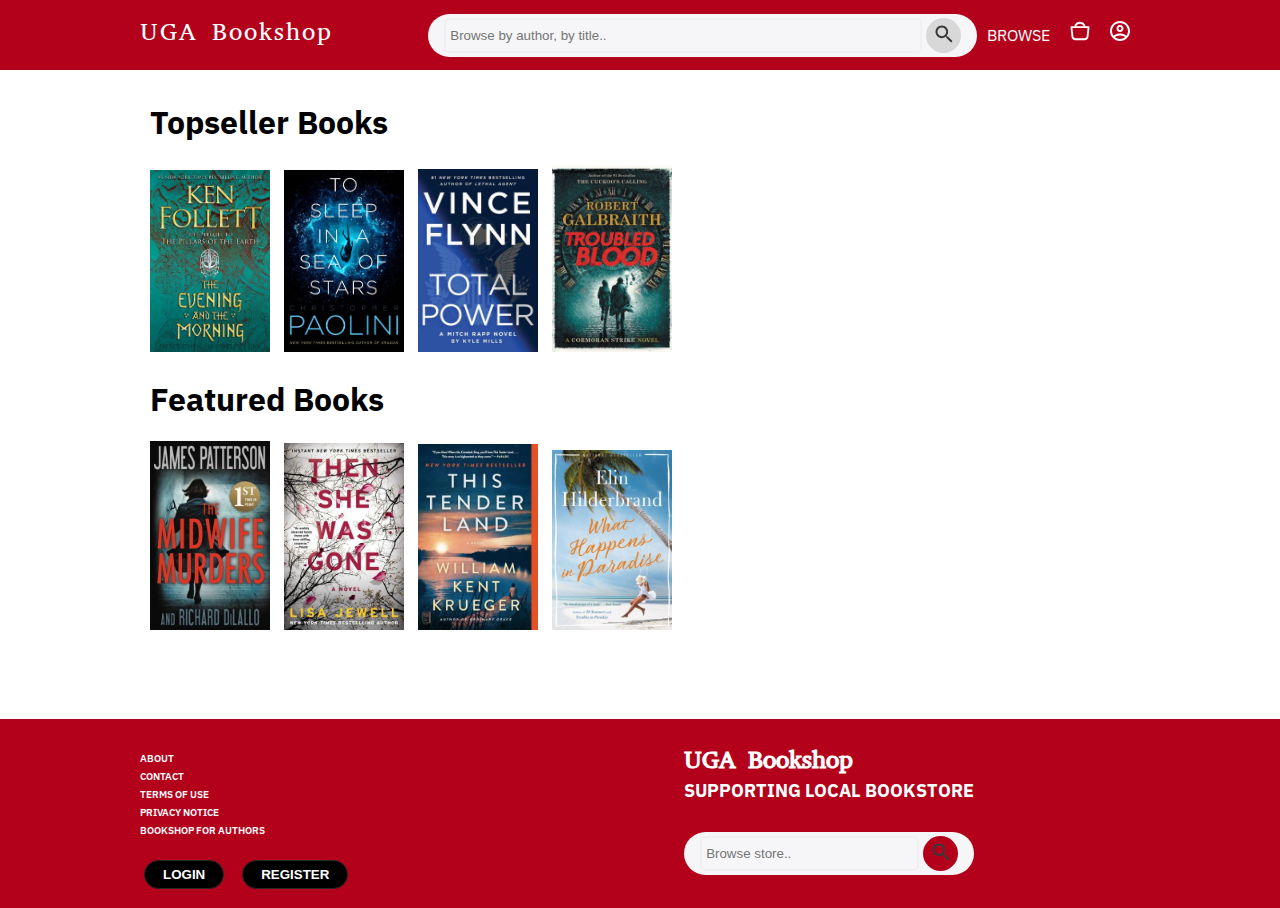
<file: index.html>
<!DOCTYPE html>
<html lang="en">
  <head>
    <meta charset="utf-8">
    <link href="https://fonts.googleapis.com/css2?family=IBM+Plex+Sans:wght@300;500;600&family=Peddana&display=swap" rel="stylesheet">
    <link rel="stylesheet" href="css/main.css">
  </head>
  <body>
    <header>
      <div>
        <h2><div><a href="index.html">UGA Bookshop</a></div></h2>
        <section class="searchbox-container">
          <div class="searchbox">
            <input type="text" placeholder="Browse by author, by title..">
            <a href="search.html"><button type="button"><img src="image/search.svg"></button></a>
          </div>
        </section>
        <section>
          <nav>
            <ul>
              <li>
                BROWSE
              </li>
              <li>
                <a href="checkout/cart.html"><img src="image/shoppingcart.svg"></a>
              </li>
              <li style='position: relative;'>
                <img id="auth-dropdown-toggle" src="image/account.svg">
                <ul class='auth-dropdown'>
                  <li>
                    <a href="user/login.html">Login</a>
                  </li>
                  <li>
                    <a href="user/register.html">Register</a>
                  </li>
                  <li>
                    <a href="user/editprofile.html">Edit Profile</a>
                  </li>
                  <li>
                    <a href="user/logout.html">Logout</a>
                  </li>
                </ul>
              </li>
            </ul>
          </nav>
        </section>
      </div>
    </header>
    <main>
      <div>
        <h1>Topseller Books</h1>
        <a href="bookDetail.html"><img class="books" src="image/books/theEveningandtheMorning.jpg"></a>
        <a href="bookDetail.html"><img class="books" src="image/books/toSleepinAseaOfstars.jpg"></a>
        <a href="bookDetail.html"><img class="books" src="image/books/totalpower.jpg"></a>
        <a href="bookDetail.html"><img class="books" src="image/books/troubledBlood.jpg"></a>
      </div>
      <div>
        <h1>Featured Books</h1>
        <a href="bookDetail.html"><img class="books" src="image/books/theMidwifeMurders.jpeg"></a>
        <a href="bookDetail.html"><img class="books" src="image/books/thenShewasGone.jpeg"></a>
        <a href="bookDetail.html"><img class="books" src="image/books/thisTenderland.jpeg"></a>
        <a href="bookDetail.html"><img class="books" src="image/books/whatHappensinParadise.jpeg"></a>
      </div>
    </main>
    <footer>
      <div>
        <section style="flex-grow: 2;align-items: baseline;flex-direction: column;">
          <ul>
            <li>
              ABOUT
            </li>
            <li>
              CONTACT
            </li>
            <li>
              TERMS OF USE
            </li>
            <li>
              PRIVACY NOTICE
            </li>
            <li>
              BOOKSHOP FOR AUTHORS
            </li>
          </ul>
          <div>
            <button class="button" style="margin-right: 10px;">LOGIN</button>
            <button class="button">REGISTER</button>
          </div>
        </section>
        <section style="flex-grow: 1;align-items: baseline;">
          <div style="display: flex;flex-direction: column;height: 100%;">
            <div style="flex-grow: 2;justify-content: center;">
              <h2><div>UGA Bookshop</div></h2>
              <h4>SUPPORTING LOCAL BOOKSTORE</h4>
            </div>
            <div class="searchbox-container">
                <div class="searchbox">
                  <input type="text" placeholder="Browse store..">
                  <button type="button" style="background-color: #b3011c;"><img src="image/search.svg"></button>
                </div>
            </div>
        </section>
      </div>
    </footer>
    <script type="text/javascript" src="js/jquery.js"></script>
    <script type="text/javascript" src="js/main.js"></script>
    <script type="text/javascript" src="http://livejs.com/live.js"></script>
  </body>
</html>
</file>
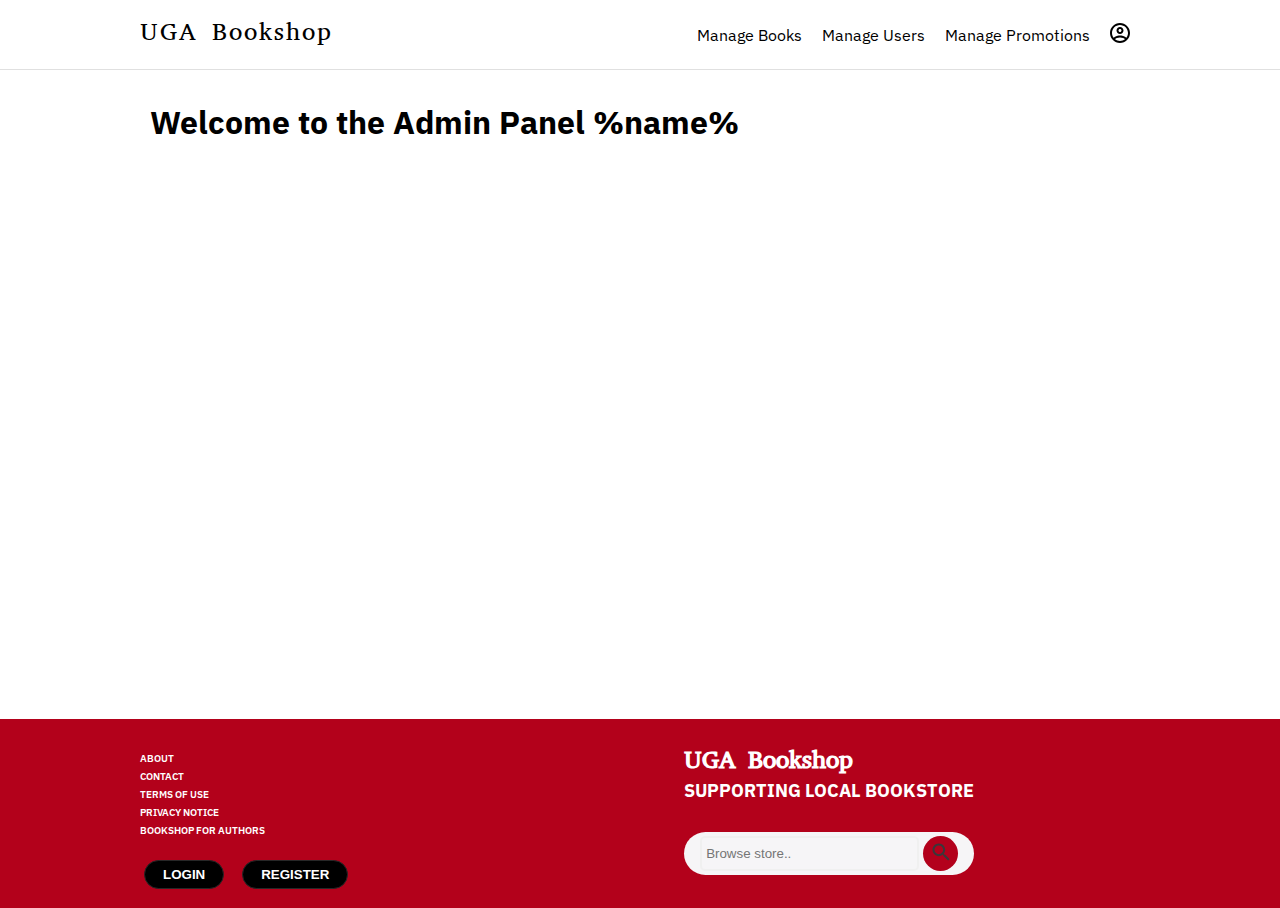
<file: admin/index.html>
<!DOCTYPE html>
<html lang="en">
<head>
    <meta charset="utf-8">
    <link href="https://fonts.googleapis.com/css2?family=IBM+Plex+Sans:wght@300;500;600&family=Peddana&display=swap" rel="stylesheet">
    <link rel="stylesheet" href="../css/main.css">
    <link rel="stylesheet" href="../css/admin.css">
</head>
<body>
<header>
    <div>
        <h2><div><a href="../admin/index.html">UGA Bookshop</a></div></h2>
        <section>
            <nav>
                <ul>
                    <li>
                        <a href="managebooks.html">Manage Books</a>
                    </li>
                    <li>
                        <a href="manageusers.html">Manage Users</a>
                    </li>
                    <li>
                        <a href="managepromotions.html">Manage Promotions</a>
                    </li>
                    <li style='position: relative;'>
                        <img id="auth-dropdown-toggle" src="../image/accountblack.svg">
                        <ul class='auth-dropdown'>
                            <li>
                                <a href="../user/login.html">Login</a>
                            </li>
                            <li>
                                <a href="../user/register.html">Register</a>
                            </li>
                            <li>
                                <a href="../user/editprofile.html">Edit Profile</a>
                            </li>
                            <li>
                                <a href="../user/logout.html">Logout</a>
                            </li>
                        </ul>
                    </li>
                </ul>
            </nav>
        </section>
    </div>
</header>
<main>
    <h1>Welcome to the Admin Panel %name%</h1>
    <p></p>
</main>
<footer>
    <div>
        <section style="flex-grow: 2;align-items: baseline;flex-direction: column;">
            <ul>
                <li>
                    ABOUT
                </li>
                <li>
                    CONTACT
                </li>
                <li>
                    TERMS OF USE
                </li>
                <li>
                    PRIVACY NOTICE
                </li>
                <li>
                    BOOKSHOP FOR AUTHORS
                </li>
            </ul>
            <div>
                <button class="button" style="margin-right: 10px;">LOGIN</button>
                <button class="button">REGISTER</button>
            </div>
        </section>
        <section style="flex-grow: 1;align-items: baseline;">
            <div style="display: flex;flex-direction: column;height: 100%;">
                <div style="flex-grow: 2;justify-content: center;">
                    <h2><div>UGA Bookshop</div></h2>
                    <h4>SUPPORTING LOCAL BOOKSTORE</h4>
                </div>
                <div class="searchbox-container">
                    <div class="searchbox">
                        <input type="text" placeholder="Browse store..">
                        <button type="button" style="background-color: #b3011c;"><img src="../image/search.svg"></button>
                    </div>
                </div>
        </section>
    </div>
</footer>
<script type="text/javascript" src="../js/jquery.js"></script>
<script type="text/javascript" src="../js/main.js"></script>
</body>
</html>
</file>
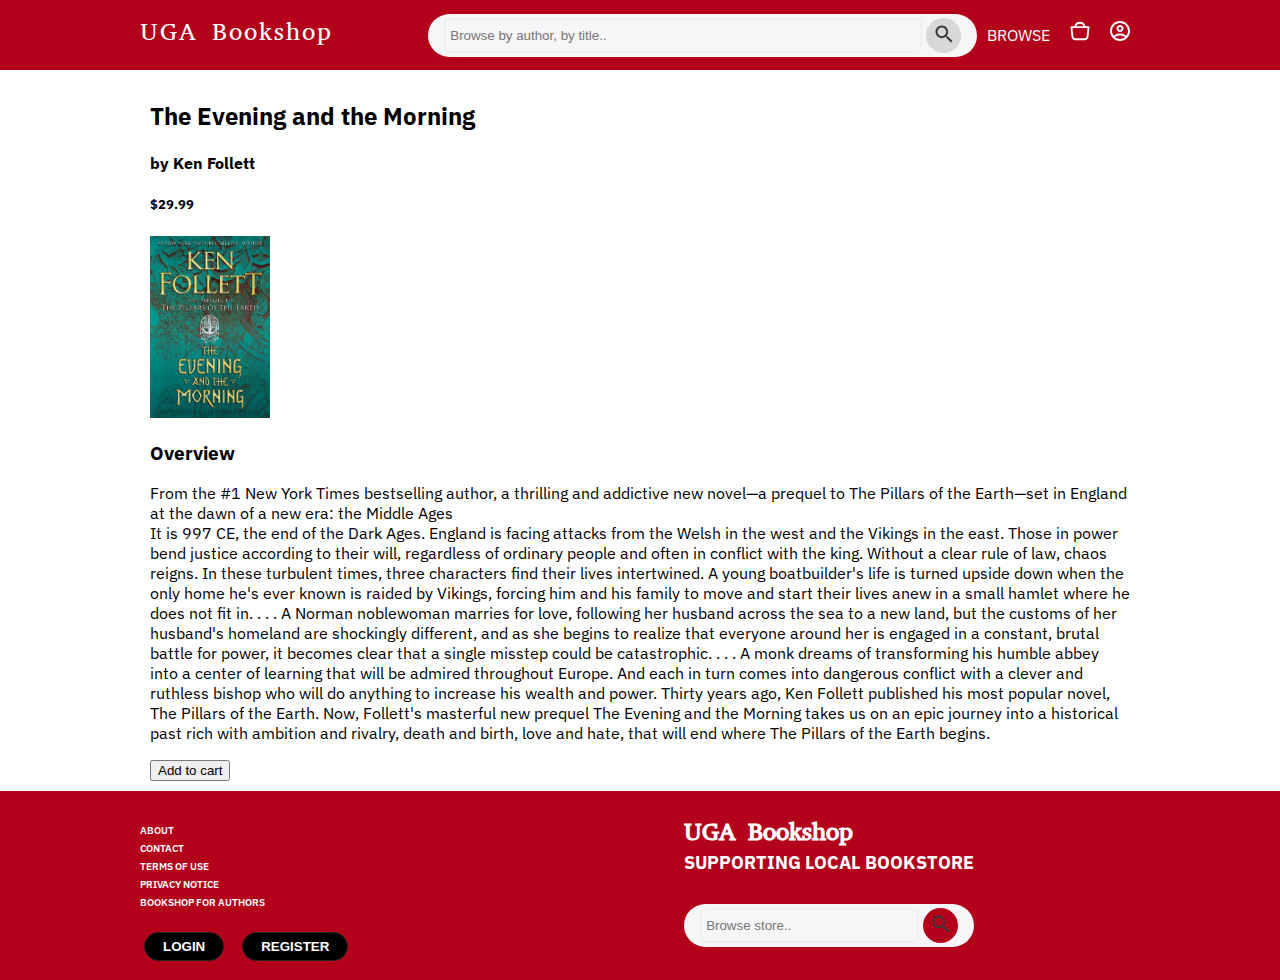
<file: bookDetail.html>
<!DOCTYPE html>
<html lang="en">
  <head>
    <meta charset="utf-8">
    <link href="https://fonts.googleapis.com/css2?family=IBM+Plex+Sans:wght@300;500;600&family=Peddana&display=swap" rel="stylesheet">
    <link rel="stylesheet" href="https://cdn.jsdelivr.net/npm/bootstrap@4.5.3/dist/css/bootstrap.min.css" integrity="sha384-TX8t27EcRE3e/ihU7zmQxVncDAy5uIKz4rEkgIXeMed4M0jlfIDPvg6uqKI2xXr2" crossorigin="anonymous">
    <link rel="stylesheet" href="css/main.css">
  </head>
  <body>
    <header>
      <div>
        <h2><div><a href="index.html">UGA Bookshop</a></div></h2>
        <section class="searchbox-container">
          <div class="searchbox">
            <input type="text" placeholder="Browse by author, by title..">
            <a href="search.html"><button type="button"><img src="image/search.svg"></button></a>
          </div>
        </section>
        <section>
          <nav>
            <ul>
              <li>
                BROWSE
              </li>
              <li>
                <a href="checkout/cart.html"><img src="image/shoppingcart.svg"></a>
              </li>
              <li style='position: relative;'>
                <img id="auth-dropdown-toggle" src="image/account.svg">
                <ul class='auth-dropdown'>
                  <li>
                    <a href="user/login.html">Login</a>
                  </li>
                  <li>
                    <a href="user/register.html">Register</a>
                  </li>
                  <li>
                    <a href="user/editprofile.html">Edit Profile</a>
                  </li>
                  <li>
                    <a href="user/logout.html">Logout</a>
                  </li>
                </ul>
              </li>
            </ul>
          </nav>
        </section>
      </div>
    </header>
    <main>
      <div>
        <h2>The Evening and the Morning</h2>
        <h4>by Ken Follett</h4>
        <h5>$29.99</h5>
        <img class="books" src="image/books/theEveningandtheMorning.jpg">
        <h3>Overview</h3>
        <p> From the #1 New York Times bestselling author, a thrilling and
          addictive new novel—a prequel to The Pillars of the Earth—set in
          England at the dawn of a new era: the Middle Ages
          <br>
          It is 997 CE, the end of the Dark Ages. England is facing attacks
          from the Welsh in the west and the Vikings in the east. Those in power
          bend justice according to their will, regardless of ordinary people
          and often in conflict with the king. Without a clear rule of law,
          chaos reigns.

          In these turbulent times, three characters find their lives
          intertwined. A young boatbuilder's life is turned upside down when the
          only home he's ever known is raided by Vikings, forcing him and his
          family to move and start their lives anew in a small hamlet where he
          does not fit in. . . . A Norman noblewoman marries for love,
          following her husband across the sea to a new land, but the customs
          of her husband's homeland are shockingly different, and as she
          begins to realize that everyone around her is engaged in a constant,
          brutal battle for power, it becomes clear that a single misstep
          could be catastrophic. . . . A monk dreams of transforming his
          humble abbey into a center of learning that will be admired
          throughout Europe. And each in turn comes into dangerous
          conflict with a clever and ruthless bishop who will do anything to
          increase his wealth and power.

          Thirty years ago, Ken Follett published his most popular novel,
          The Pillars of the Earth. Now, Follett's masterful new prequel
          The Evening and the Morning takes us on an epic journey into a
          historical past rich with ambition and rivalry, death and birth, love
          and hate, that will end where The Pillars of the Earth begins.</p>
        <button type="button">Add to cart</button>
      </div>
    </main>
    <footer>
      <div>
        <section style="flex-grow: 2;align-items: baseline;flex-direction: column;">
          <ul>
            <li>
              ABOUT
            </li>
            <li>
              CONTACT
            </li>
            <li>
              TERMS OF USE
            </li>
            <li>
              PRIVACY NOTICE
            </li>
            <li>
              BOOKSHOP FOR AUTHORS
            </li>
          </ul>
          <div>
            <button class="button" style="margin-right: 10px;">LOGIN</button>
            <button class="button">REGISTER</button>
          </div>
        </section>
        <section style="flex-grow: 1;align-items: baseline;">
          <div style="display: flex;flex-direction: column;height: 100%;">
            <div style="flex-grow: 2;justify-content: center;">
              <h2><div>UGA Bookshop</div></h2>
              <h4>SUPPORTING LOCAL BOOKSTORE</h4>
            </div>
            <div class="searchbox-container">
                <div class="searchbox">
                  <input type="text" placeholder="Browse store..">
                  <button type="button" style="background-color: #b3011c;"><img src="../image/search.svg"></button>
                </div>
            </div>
        </section>
      </div>
    </footer>
    <script type="text/javascript" src="js/jquery.js"></script>
    <script type="text/javascript" src="js/main.js"></script>
    <script type="text/javascript" src="http://livejs.com/live.js"></script>
  </body>
</html>
</file>
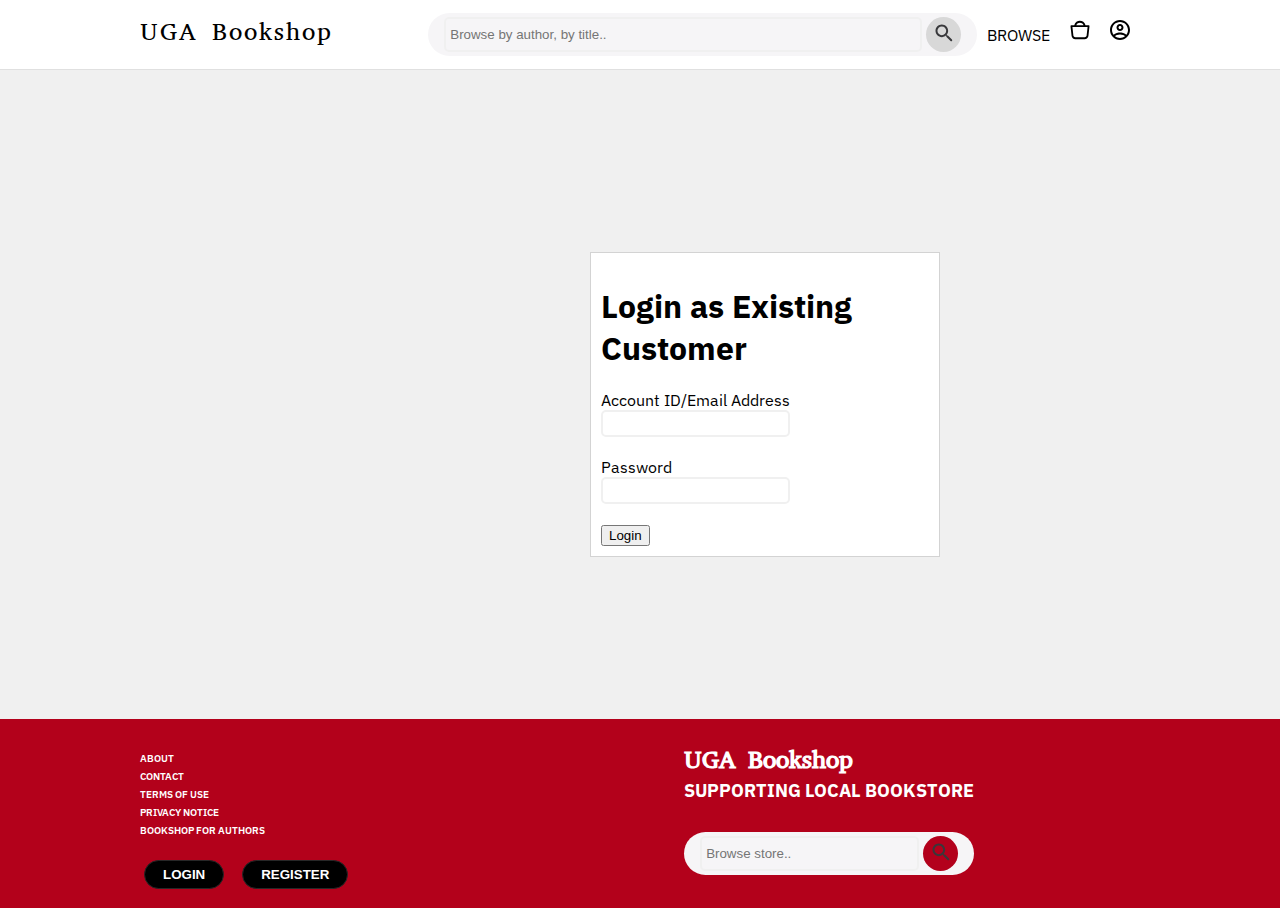
<file: login.html>
<!DOCTYPE html>
<html lang="en">
  <head>
    <meta charset="utf-8">
    <link href="https://fonts.googleapis.com/css2?family=IBM+Plex+Sans:wght@300;500;600&family=Peddana&display=swap" rel="stylesheet">
    <link rel="stylesheet" href="css/main.css">
    <link rel="stylesheet" href="css/auth.css">
  </head>
  <body>
    <header>
      <div>
        <h2><div><a href="index.html">UGA Bookshop</a></div></h2>
        <section class="searchbox-container">
          <div class="searchbox">
            <input type="text" placeholder="Browse by author, by title..">
            <button type="button"><img src="image/search.svg"></button>
          </div>
        </section>
        <section>
          <nav>
            <ul>
              <li>
                BROWSE
              </li>
              <li>
                <img src="image/shoppingcartblack.svg">
              </li>
              <li style='position: relative;'>
                <img id="auth-dropdown-toggle" src="image/accountblack.svg">
                <ul class='auth-dropdown'>
                  <li>
                    <a href="login.html">Login</a>
                  </li>
                  <li>
                    <a href="register.html">Register</a>
                  </li>
                  <li>
                    <a href="editprofile.html">Edit Profile</a>
                  </li>
                  <li>
                    <a href="logout.html">Logout</a>
                  </li>
                </ul>
              </li>
            </ul>
          </nav>
        </section>
      </div>
    </header>
    <main>
      <section id='authBox'>
        <h1>Login as Existing Customer</h1>
        <form action="" method="post">
          <div>
            <label>Account ID/Email Address</label>
            <br>
            <input type="text">
          </div>
          <br>
          <div>
            <label>Password</label>
            <br>
            <input type="text">
          </div>
          <br>
          <button type="submit">Login</button>
        </form>
      </section>
    </main>
    <footer>
      <div>
        <section style="flex-grow: 2;align-items: baseline;flex-direction: column;">
          <ul>
            <li>
              ABOUT
            </li>
            <li>
              CONTACT
            </li>
            <li>
              TERMS OF USE
            </li>
            <li>
              PRIVACY NOTICE
            </li>
            <li>
              BOOKSHOP FOR AUTHORS
            </li>
          </ul>
          <div>
            <button class="button" style="margin-right: 10px;">LOGIN</button>
            <button class="button">REGISTER</button>
          </div>
        </section>
        <section style="flex-grow: 1;align-items: baseline;">
          <div style="display: flex;flex-direction: column;height: 100%;">
            <div style="flex-grow: 2;justify-content: center;">
              <h2><div>UGA Bookshop</div></h2>
              <h4>SUPPORTING LOCAL BOOKSTORE</h4>
            </div>
            <div class="searchbox-container">
                <div class="searchbox">
                  <input type="text" placeholder="Browse store..">
                  <button type="button" style="background-color: #b3011c;"><img src="image/search.svg"></button>
                </div>
            </div>
        </section>
      </div>
    </footer>
    <script type="text/javascript" src="js/jquery.js"></script>
    <script type="text/javascript" src="js/main.js"></script>
    <script type="text/javascript" src="http://livejs.com/live.js"></script>
  </body>
</html>
</file>
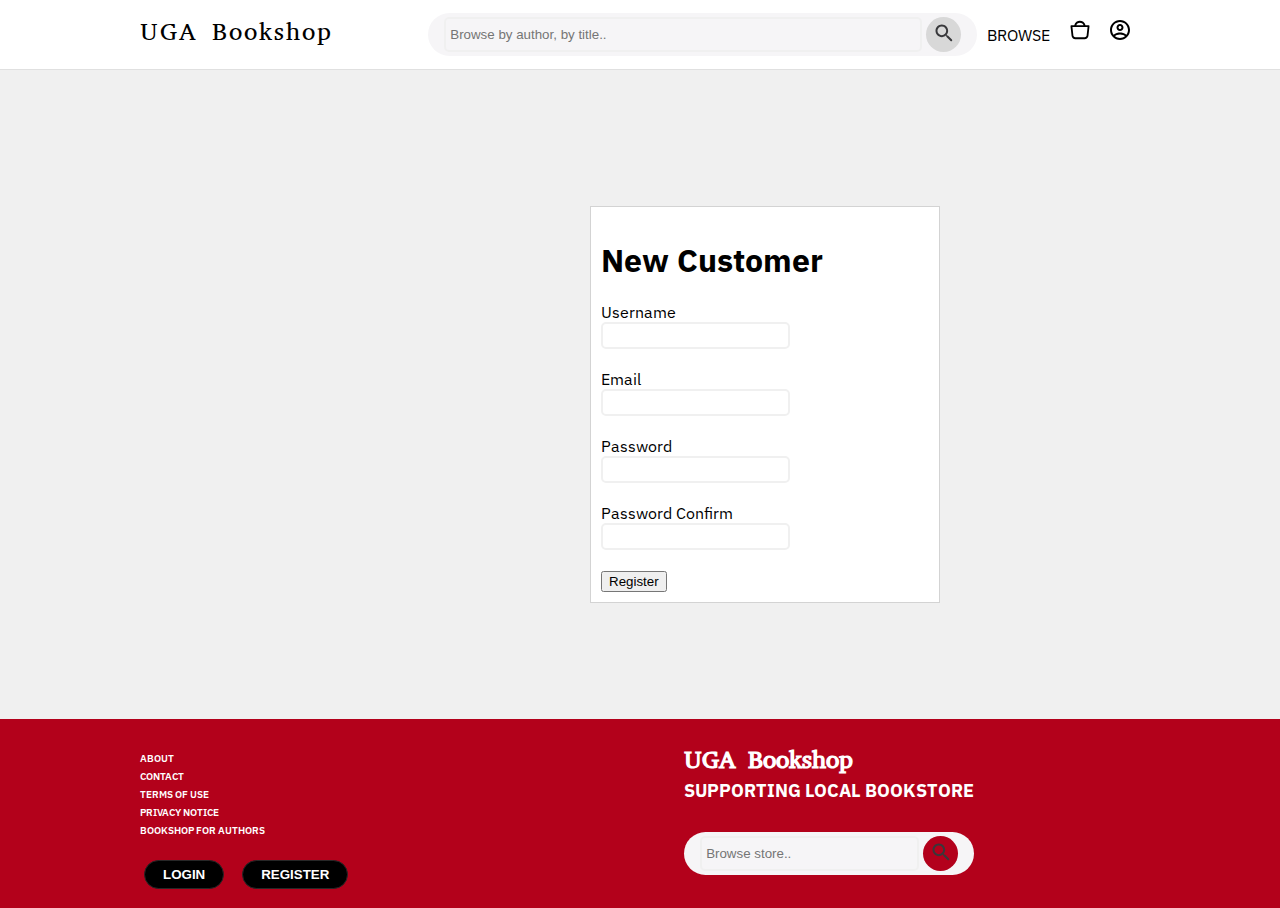
<file: register.html>
<!DOCTYPE html>
<html lang="en">
  <head>
    <meta charset="utf-8">
    <link href="https://fonts.googleapis.com/css2?family=IBM+Plex+Sans:wght@300;500;600&family=Peddana&display=swap" rel="stylesheet">
    <link rel="stylesheet" href="css/main.css">
    <link rel="stylesheet" href="css/auth.css">
  </head>
  <body>
    <header>
      <div>
        <h2><div><a href="index.html">UGA Bookshop</a></div></h2>
        <section class="searchbox-container">
          <div class="searchbox">
            <input type="text" placeholder="Browse by author, by title..">
            <button type="button"><img src="image/search.svg"></button>
          </div>
        </section>
        <section>
          <nav>
            <ul>
              <li>
                BROWSE
              </li>
              <li>
                <img src="image/shoppingcartblack.svg">
              </li>
              <li style='position: relative;'>
                <img id="auth-dropdown-toggle" src="image/accountblack.svg">
                <ul class='auth-dropdown'>
                  <li>
                    <a href="login.html">Login</a>
                  </li>
                  <li>
                    <a href="register.html">Register</a>
                  </li>
                </ul>
              </li>
            </ul>
          </nav>
        </section>
      </div>
    </header>
    <main>
      <section id='authBox'>
        <h1>New Customer</h1>
        <form action="" method="post">
          <div>
            <label>Username</label>
            <br>
            <input type="text">
          </div>
          <br>
          <div>
            <label>Email</label>
            <br>
            <input type="text">
          </div>
          <br>
          <div>
            <label>Password</label>
            <br>
            <input type="text">
          </div>
          <br>
          <div>
            <label>Password Confirm</label>
            <br>
            <input type="text">
          </div>
          <br>
          <button type="submit">Register</button>
        </form>
      </section>
    </main>
    <footer>
        <div>
        <section style="flex-grow: 2;align-items: baseline;flex-direction: column;">
          <ul>
            <li>
              ABOUT
            </li>
            <li>
              CONTACT
            </li>
            <li>
              TERMS OF USE
            </li>
            <li>
              PRIVACY NOTICE
            </li>
            <li>
              BOOKSHOP FOR AUTHORS
            </li>
          </ul>
          <div>
            <button class="button" style="margin-right: 10px;">LOGIN</button>
            <button class="button">REGISTER</button>
          </div>
        </section>
        <section style="flex-grow: 1;align-items: baseline;">
          <div style="display: flex;flex-direction: column;height: 100%;">
            <div style="flex-grow: 2;justify-content: center;">
              <h2><div>UGA Bookshop</div></h2>
              <h4>SUPPORTING LOCAL BOOKSTORE</h4>
            </div>
            <div class="searchbox-container">
                <div class="searchbox">
                  <input type="text" placeholder="Browse store..">
                  <button type="button" style="background-color: #b3011c;"><img src="image/search.svg"></button>
                </div>
            </div>
        </section>
      </div>
    </footer>
    <script type="text/javascript" src="js/jquery.js"></script>
    <script type="text/javascript" src="js/main.js"></script>
    <script type="text/javascript" src="http://livejs.com/live.js"></script>
  </body>
</html>
</file>
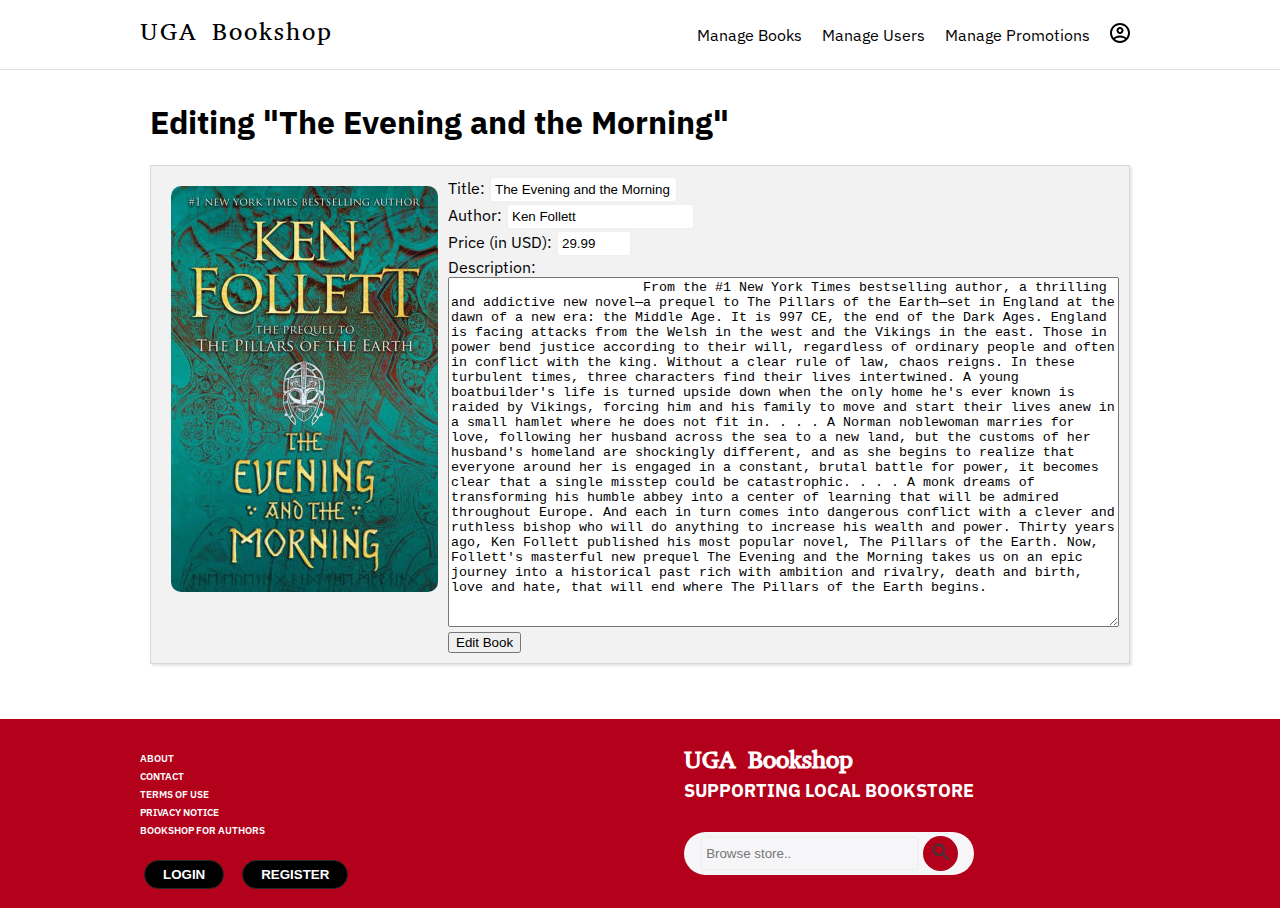
<file: admin/editbook.html>
<!DOCTYPE html>
<html lang="en">
<head>
    <meta charset="utf-8">
    <link href="https://fonts.googleapis.com/css2?family=IBM+Plex+Sans:wght@300;500;600&family=Peddana&display=swap" rel="stylesheet">
    <link rel="stylesheet" href="../css/main.css">
    <link rel="stylesheet" href="../css/admin.css">
</head>
<body>
<header>
    <div>
        <h2><div><a href="../index.html">UGA Bookshop</a></div></h2>
        <section>
            <nav>
                <ul>
                    <li>
                        <a href="managebooks.html">Manage Books</a>
                    </li>
                    <li>
                        <a href="manageusers.html">Manage Users</a>
                    </li>
                    <li>
                        <a href="managepromotions.html">Manage Promotions</a>
                    </li>
                    <li style='position: relative;'>
                        <img id="auth-dropdown-toggle" src="../image/accountblack.svg">
                        <ul class='auth-dropdown'>
                            <li>
                                <a href="../user/login.html">Login</a>
                            </li>
                            <li>
                                <a href="../user/register.html">Register</a>
                            </li>
                            <li>
                                <a href="../user/editprofile.html">Edit Profile</a>
                            </li>
                            <li>
                                <a href="../user/logout.html">Logout</a>
                            </li>
                        </ul>
                    </li>
                </ul>
            </nav>
        </section>
    </div>
</header>
<main>
    <h1>Editing "The Evening and the Morning"</h1>
    <section class="book">
        <img class="image" src="../image/books/theEveningandtheMorning.jpg">
        <div class="details">
            <form action="" method="post">
                <div>
                    <label>Title: </label>
                    <input type="text" value="The Evening and the Morning" />
                </div>
                <div>
                    <label>Author: </label>
                    <input type="text" value="Ken Follett" />
                </div>
                <div>
                    <label>Price (in USD): </label>
                    <input type="number" min="0" max="1000"  value="29.99" />
                </div>
                <div>
                    <label>Description:</label>
                    <textarea>
                        From the #1 New York Times bestselling author, a thrilling and addictive new novel—a prequel to The Pillars of the Earth—set in England at the dawn of a new era: the Middle Age. It is 997 CE, the end of the Dark Ages. England is facing attacks from the Welsh in the west and the Vikings in the east. Those in power bend justice according to their will, regardless of ordinary people and often in conflict with the king. Without a clear rule of law, chaos reigns. In these turbulent times, three characters find their lives intertwined. A young boatbuilder's life is turned upside down when the only home he's ever known is raided by Vikings, forcing him and his family to move and start their lives anew in a small hamlet where he does not fit in. . . . A Norman noblewoman marries for love, following her husband across the sea to a new land, but the customs of her husband's homeland are shockingly different, and as she begins to realize that everyone around her is engaged in a constant, brutal battle for power, it becomes clear that a single misstep could be catastrophic. . . . A monk dreams of transforming his humble abbey into a center of learning that will be admired throughout Europe. And each in turn comes into dangerous conflict with a clever and ruthless bishop who will do anything to increase his wealth and power. Thirty years ago, Ken Follett published his most popular novel, The Pillars of the Earth. Now, Follett's masterful new prequel The Evening and the Morning takes us on an epic journey into a historical past rich with ambition and rivalry, death and birth, love and hate, that will end where The Pillars of the Earth begins.
                    </textarea>
                </div>
                <button type="submit">Edit Book</button>
            </form>
        </div>
    </section>
</main>
<footer>
    <div>
        <section style="flex-grow: 2;align-items: baseline;flex-direction: column;">
            <ul>
                <li>
                    ABOUT
                </li>
                <li>
                    CONTACT
                </li>
                <li>
                    TERMS OF USE
                </li>
                <li>
                    PRIVACY NOTICE
                </li>
                <li>
                    BOOKSHOP FOR AUTHORS
                </li>
            </ul>
            <div>
                <button class="button" style="margin-right: 10px;">LOGIN</button>
                <button class="button">REGISTER</button>
            </div>
        </section>
        <section style="flex-grow: 1;align-items: baseline;">
            <div style="display: flex;flex-direction: column;height: 100%;">
                <div style="flex-grow: 2;justify-content: center;">
                    <h2><div>UGA Bookshop</div></h2>
                    <h4>SUPPORTING LOCAL BOOKSTORE</h4>
                </div>
                <div class="searchbox-container">
                    <div class="searchbox">
                        <input type="text" placeholder="Browse store..">
                        <button type="button" style="background-color: #b3011c;"><img src="../image/search.svg"></button>
                    </div>
                </div>
        </section>
    </div>
</footer>
<script type="text/javascript" src="../js/jquery.js"></script>
<script type="text/javascript" src="../js/main.js"></script>
</body>
</html>
</file>
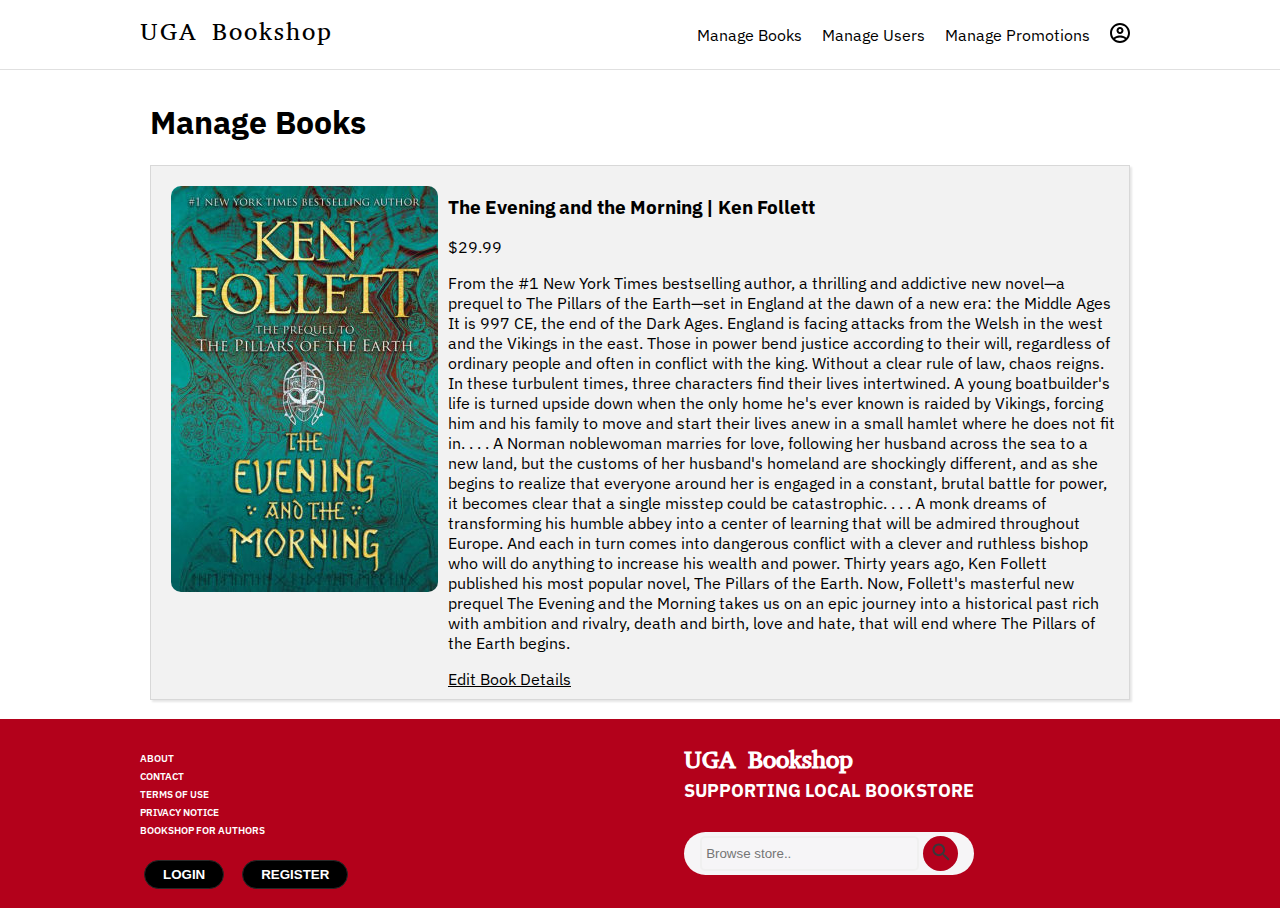
<file: admin/managebooks.html>
<!DOCTYPE html>
<html lang="en">
<head>
    <meta charset="utf-8">
    <link href="https://fonts.googleapis.com/css2?family=IBM+Plex+Sans:wght@300;500;600&family=Peddana&display=swap" rel="stylesheet">
    <link rel="stylesheet" href="../css/main.css">
    <link rel="stylesheet" href="../css/admin.css">
</head>
<body>
<header>
    <div>
        <h2><div><a href="../admin/index.html">UGA Bookshop</a></div></h2>
        <section>
            <nav>
                <ul>
                    <li>
                        <a href="managebooks.html">Manage Books</a>
                    </li>
                    <li>
                        <a href="manageusers.html">Manage Users</a>
                    </li>
                    <li>
                        <a href="managepromotions.html">Manage Promotions</a>
                    </li>
                    <li style='position: relative;'>
                        <img id="auth-dropdown-toggle" src="../image/accountblack.svg">
                        <ul class='auth-dropdown'>
                            <li>
                                <a href="../user/login.html">Login</a>
                            </li>
                            <li>
                                <a href="../user/register.html">Register</a>
                            </li>
                            <li>
                                <a href="../user/editprofile.html">Edit Profile</a>
                            </li>
                            <li>
                                <a href="../user/logout.html">Logout</a>
                            </li>
                        </ul>
                    </li>
                </ul>
            </nav>
        </section>
    </div>
</header>
<main>
    <h1>Manage Books</h1>
    <section class="book">
        <img class="image" src="../image/books/theEveningandtheMorning.jpg">
        <div class="details">
            <h3>The Evening and the Morning | Ken Follett</h3>
            <span>$29.99</span>
            <p>From the #1 New York Times bestselling author, a thrilling and addictive new novel—a prequel to The Pillars of the Earth—set in England at the dawn of a new era: the Middle Ages
                It is 997 CE, the end of the Dark Ages. England is facing attacks from the Welsh in the west and the Vikings in the east. Those in power bend justice according to their will, regardless of ordinary people and often in conflict with the king. Without a clear rule of law, chaos reigns. In these turbulent times, three characters find their lives intertwined. A young boatbuilder's life is turned upside down when the only home he's ever known is raided by Vikings, forcing him and his family to move and start their lives anew in a small hamlet where he does not fit in. . . . A Norman noblewoman marries for love, following her husband across the sea to a new land, but the customs of her husband's homeland are shockingly different, and as she begins to realize that everyone around her is engaged in a constant, brutal battle for power, it becomes clear that a single misstep could be catastrophic. . . . A monk dreams of transforming his humble abbey into a center of learning that will be admired throughout Europe. And each in turn comes into dangerous conflict with a clever and ruthless bishop who will do anything to increase his wealth and power. Thirty years ago, Ken Follett published his most popular novel, The Pillars of the Earth. Now, Follett's masterful new prequel The Evening and the Morning takes us on an epic journey into a historical past rich with ambition and rivalry, death and birth, love and hate, that will end where The Pillars of the Earth begins.</p>
            <a href="editbook.html">Edit Book Details</a>
        </div>
    </section>
</main>
<footer>
    <div>
        <section style="flex-grow: 2;align-items: baseline;flex-direction: column;">
            <ul>
                <li>
                    ABOUT
                </li>
                <li>
                    CONTACT
                </li>
                <li>
                    TERMS OF USE
                </li>
                <li>
                    PRIVACY NOTICE
                </li>
                <li>
                    BOOKSHOP FOR AUTHORS
                </li>
            </ul>
            <div>
                <button class="button" style="margin-right: 10px;">LOGIN</button>
                <button class="button">REGISTER</button>
            </div>
        </section>
        <section style="flex-grow: 1;align-items: baseline;">
            <div style="display: flex;flex-direction: column;height: 100%;">
                <div style="flex-grow: 2;justify-content: center;">
                    <h2><div>UGA Bookshop</div></h2>
                    <h4>SUPPORTING LOCAL BOOKSTORE</h4>
                </div>
                <div class="searchbox-container">
                    <div class="searchbox">
                        <input type="text" placeholder="Browse store..">
                        <button type="button" style="background-color: #b3011c;"><img src="../image/search.svg"></button>
                    </div>
                </div>
        </section>
    </div>
</footer>
<script type="text/javascript" src="../js/jquery.js"></script>
<script type="text/javascript" src="../js/main.js"></script>
</body>
</html>
</file>
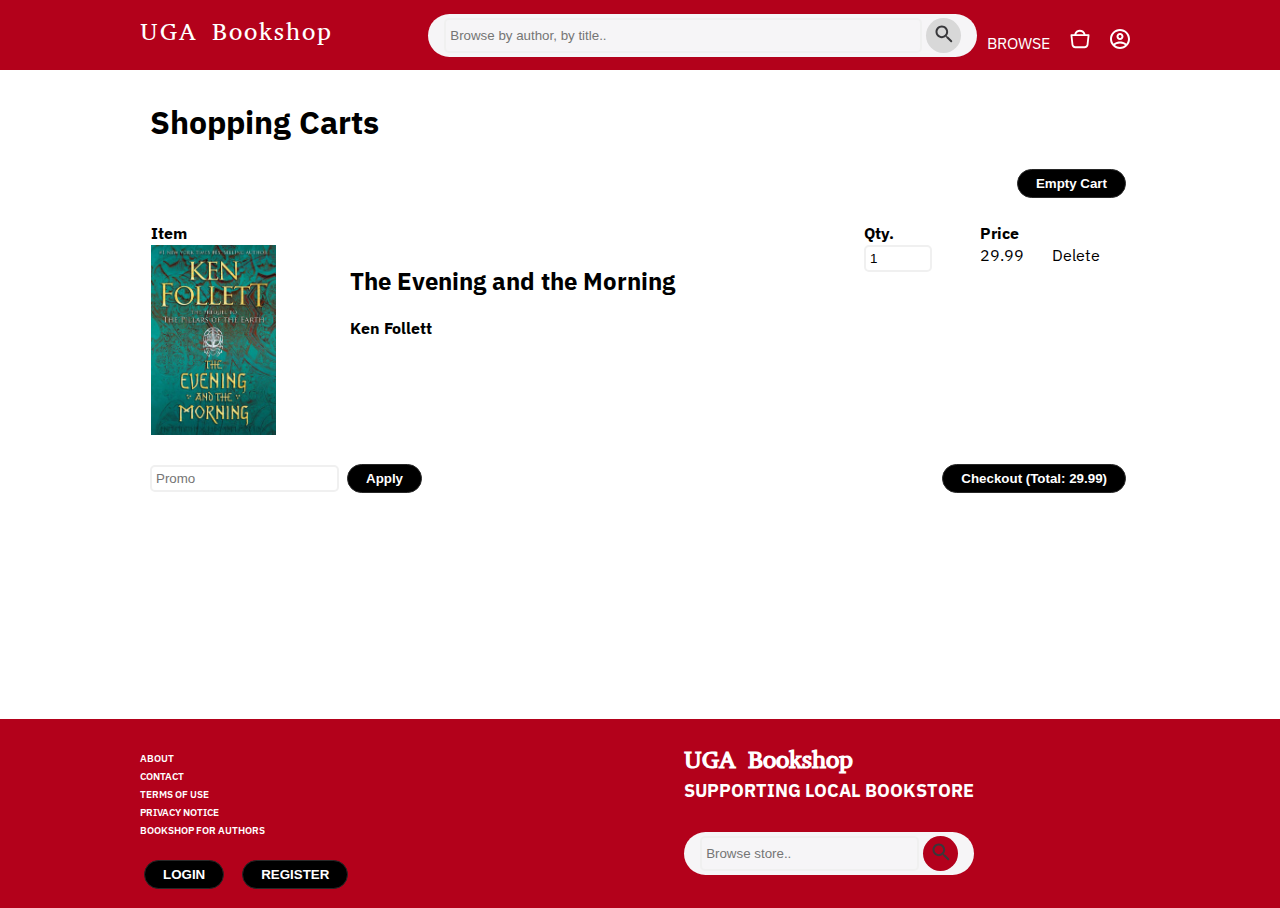
<file: checkout/cart.html>
<!DOCTYPE html>
<html lang="en">
<head>
    <meta charset="utf-8">
    <link href="https://fonts.googleapis.com/css2?family=IBM+Plex+Sans:wght@300;500;600&family=Peddana&display=swap" rel="stylesheet">

    <link rel="stylesheet" href="https://cdn.jsdelivr.net/npm/bootstrap@4.5.3/dist/css/bootstrap.min.css" integrity="sha384-TX8t27EcRE3e/ihU7zmQxVncDAy5uIKz4rEkgIXeMed4M0jlfIDPvg6uqKI2xXr2" crossorigin="anonymous">
    <link rel="stylesheet" href="../css/main.css">
    <link rel="stylesheet" href="../css/checkout.css">
</head>
<body>
<header>
    <div>
        <h2><div><a href="../index.html">UGA Bookshop</a></div></h2>
        <section class="searchbox-container">
            <div class="searchbox">
                <input type="text" placeholder="Browse by author, by title..">
                <a href="../search.html"><button type="button"><img src="../image/search.svg"></button></a>
            </div>
        </section>
        <section>
            <nav>
                <ul>
                    <li>
                        BROWSE
                    </li>
                    <li>
                        <a href="cart.html"><img src="../image/shoppingcart.svg"></a>
                    </li>
                    <li style='position: relative;'>
                        <img id="auth-dropdown-toggle" src="../image/account.svg">
                        <ul class='auth-dropdown'>
                            <li>
                                <a href="../user/login.html">Login</a>
                            </li>
                            <li>
                                <a href="../user/register.html">Register</a>
                            </li>
                            <li>
                                <a href="../user/editprofile.html">Edit Profile</a>
                            </li>
                            <li>
                                <a href="../user/logout.html">Logout</a>
                            </li>
                        </ul>
                    </li>
                </ul>
            </nav>
        </section>
    </div>
</header>
<main>
    <h1>Shopping Carts</h1>

    <button class="button" style="float:right;">Empty Cart</button>
    <div style="clear:right;"></div>
    <br>
    <table>
        <tr>
            <th colspan="2">Item</th>
            <th>Qty.</th>
            <th>Price</th>
            <th></th>
        </tr>
        <tr>
            <td>
                <img src="../image/books/theEveningandtheMorning.jpg">
            </td>
            <td span="2">
                <h2>The Evening and the Morning</h2>
                <h4>Ken Follett</h4>
            </td>
            <td><input type="number" min="0" max="100" value="1"></td>
            <td>29.99</td>
            <td>Delete</td>
        </tr>
    </table>
    <br>
    <input type="text" placeholder="Promo" /><button class="button">Apply</button>
    <a href="checkout-billing.html"><button class="button" style="float: right">Checkout (Total: 29.99)</button></a>
</main>
<footer>
    <div>
        <section style="flex-grow: 2;align-items: baseline;flex-direction: column;">
            <ul>
                <li>
                    ABOUT
                </li>
                <li>
                    CONTACT
                </li>
                <li>
                    TERMS OF USE
                </li>
                <li>
                    PRIVACY NOTICE
                </li>
                <li>
                    BOOKSHOP FOR AUTHORS
                </li>
            </ul>
            <div>
                <button class="button" style="margin-right: 10px;">LOGIN</button>
                <button class="button">REGISTER</button>
            </div>
        </section>
        <section style="flex-grow: 1;align-items: baseline;">
            <div style="display: flex;flex-direction: column;height: 100%;">
                <div style="flex-grow: 2;justify-content: center;">
                    <h2><div>UGA Bookshop</div></h2>
                    <h4>SUPPORTING LOCAL BOOKSTORE</h4>
                </div>
                <div class="searchbox-container">
                    <div class="searchbox">
                        <input type="text" placeholder="Browse store..">
                        <button type="button" style="background-color: #b3011c;"><img src="../image/search.svg"></button>
                    </div>
                </div>
        </section>
    </div>
</footer>
<script type="text/javascript" src="../js/jquery.js"></script>
<script type="text/javascript" src="../js/main.js"></script>
</body>
</html>
</file>
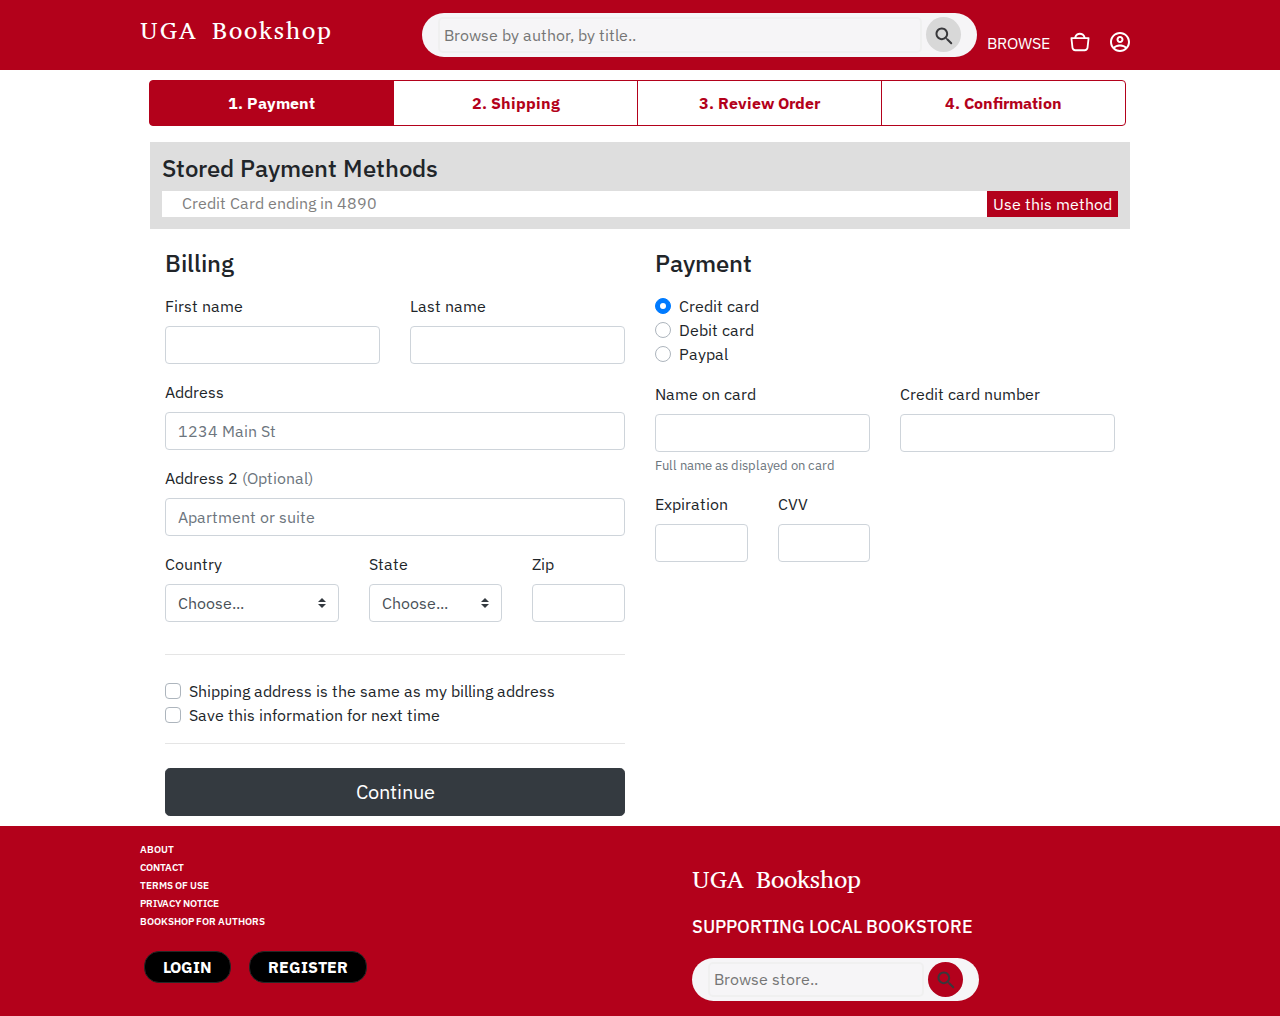
<file: checkout/checkout-billing.html>
<!DOCTYPE html>
<html lang="en">
<head>
    <meta charset="utf-8">
    <link href="https://fonts.googleapis.com/css2?family=IBM+Plex+Sans:wght@300;500;600&family=Peddana&display=swap" rel="stylesheet">
    <link rel="stylesheet" href="https://stackpath.bootstrapcdn.com/bootstrap/4.5.2/css/bootstrap.min.css" integrity="sha384-JcKb8q3iqJ61gNV9KGb8thSsNjpSL0n8PARn9HuZOnIxN0hoP+VmmDGMN5t9UJ0Z" crossorigin="anonymous">
    <link rel="stylesheet" href="../css/main.css">
    <link rel="stylesheet" href="../css/checkout.css">
</head>
<body>
<header>
    <div>
        <h2><div><a href="../index.html">UGA Bookshop</a></div></h2>
        <section class="searchbox-container">
            <div class="searchbox">
                <input type="text" placeholder="Browse by author, by title..">
                <a href="../search.html"><button type="button"><img src="../image/search.svg"></button></a>
            </div>
        </section>
        <section>
            <nav>
                <ul>
                    <li>
                        BROWSE
                    </li>
                    <li>
                        <a href="cart.html"><img src="../image/shoppingcart.svg"></a>
                    </li>
                    <li style='position: relative;'>
                        <img id="auth-dropdown-toggle" src="../image/account.svg">
                        <ul class='auth-dropdown'>
                            <li>
                                <a href="../user/login.html">Login</a>
                            </li>
                            <li>
                                <a href="../user/register.html">Register</a>
                            </li>
                            <li>
                                <a href="../user/editprofile.html">Edit Profile</a>
                            </li>
                            <li>
                                <a href="../user/logout.html">Logout</a>
                            </li>
                        </ul>
                    </li>
                </ul>
            </nav>
        </section>
    </div>
</header>
<main>
    <section class="tracker">
        <ul>
            <li class="active">1. Payment</li>
            <li>2. Shipping</li>
            <li>3. Review Order</li>
            <li>4. Confirmation</li>
        </ul>
    </section>
    <section class="storedMethods">
        <h4>Stored Payment Methods</h4>
        <div class="method">
            <span style="flex-grow: 1;">Credit Card ending in 4890</span>
            <button>Use this method</button>
        </div>
    </section>
    <section>
        <div class="container">
            <div class="row">
                <div class="col-md-6">
                    <h4 class="mb-3">Billing</h4>
                    <form action="checkout-shipping.html" class="needs-validation" novalidate="">
                        <div class="row">
                            <div class="col-md-6 mb-3">
                                <label for="firstName">First name</label>
                                <input type="text" class="form-control" id="firstName" placeholder="" value="" required="">
                                <div class="invalid-feedback">
                                    Valid first name is required.
                                </div>
                            </div>
                            <div class="col-md-6 mb-3">
                                <label for="lastName">Last name</label>
                                <input type="text" class="form-control" id="lastName" placeholder="" value="" required="">
                                <div class="invalid-feedback">
                                    Valid last name is required.
                                </div>
                            </div>
                        </div>

                        <div class="mb-3">
                            <label for="address">Address</label>
                            <input type="text" class="form-control" id="address" placeholder="1234 Main St" required="">
                            <div class="invalid-feedback">
                                Please enter your shipping address.
                            </div>
                        </div>

                        <div class="mb-3">
                            <label for="address2">Address 2 <span class="text-muted">(Optional)</span></label>
                            <input type="text" class="form-control" id="address2" placeholder="Apartment or suite">
                        </div>

                        <div class="row">
                            <div class="col-md-5 mb-3">
                                <label for="country">Country</label>
                                <select class="custom-select d-block w-100" id="country" required="">
                                    <option value="">Choose...</option>
                                    <option>United States</option>
                                </select>
                                <div class="invalid-feedback">
                                    Please select a valid country.
                                </div>
                            </div>
                            <div class="col-md-4 mb-3">
                                <label for="state">State</label>
                                <select class="custom-select d-block w-100" id="state" required="">
                                    <option value="">Choose...</option>
                                    <option>California</option>
                                </select>
                                <div class="invalid-feedback">
                                    Please provide a valid state.
                                </div>
                            </div>
                            <div class="col-md-3 mb-3">
                                <label for="zip">Zip</label>
                                <input type="text" class="form-control" id="zip" placeholder="" required="">
                                <div class="invalid-feedback">
                                    Zip code required.
                                </div>
                            </div>
                        </div>
                        <hr class="mb-4">
                        <div class="custom-control custom-checkbox">
                            <input type="checkbox" class="custom-control-input" id="same-address">
                            <label class="custom-control-label" for="same-address">Shipping address is the same as my billing address</label>
                        </div>
                        <div class="custom-control custom-checkbox">
                            <input type="checkbox" class="custom-control-input" id="save-info">
                            <label class="custom-control-label" for="save-info">Save this information for next time</label>
                        </div>
                        <hr class="mb-4">
                        <button class="btn btn-dark btn-lg btn-block" type="submit">Continue</button>
                    </form>
                </div>
                <div class="col-md-6">
                    <h4 class="mb-3">Payment</h4>
                    <div class="d-block my-3">
                        <div class="custom-control custom-radio">
                            <input id="credit" name="paymentMethod" type="radio" class="custom-control-input" checked="" required="">
                            <label class="custom-control-label" for="credit">Credit card</label>
                        </div>
                        <div class="custom-control custom-radio">
                            <input id="debit" name="paymentMethod" type="radio" class="custom-control-input" required="">
                            <label class="custom-control-label" for="debit">Debit card</label>
                        </div>
                        <div class="custom-control custom-radio">
                            <input id="paypal" name="paymentMethod" type="radio" class="custom-control-input" required="">
                            <label class="custom-control-label" for="paypal">Paypal</label>
                        </div>
                    </div>
                    <div class="row">
                        <div class="col-md-6 mb-3">
                            <label for="cc-name">Name on card</label>
                            <input type="text" class="form-control" id="cc-name" placeholder="" required="">
                            <small class="text-muted">Full name as displayed on card</small>
                            <div class="invalid-feedback">
                                Name on card is required
                            </div>
                        </div>
                        <div class="col-md-6 mb-3">
                            <label for="cc-number">Credit card number</label>
                            <input type="text" class="form-control" id="cc-number" placeholder="" required="">
                            <div class="invalid-feedback">
                                Credit card number is required
                            </div>
                        </div>
                    </div>
                    <div class="row">
                        <div class="col-md-3 mb-3">
                            <label for="cc-expiration">Expiration</label>
                            <input type="text" class="form-control" id="cc-expiration" placeholder="" required="">
                            <div class="invalid-feedback">
                                Expiration date required
                            </div>
                        </div>
                        <div class="col-md-3 mb-3">
                            <label for="cc-expiration">CVV</label>
                            <input type="text" class="form-control" id="cc-cvv" placeholder="" required="">
                            <div class="invalid-feedback">
                                Security code required
                            </div>
                        </div>
                    </div>
                </div>
            </div>
        </div>
    </section>
</main>
<footer>
    <div>
        <section style="flex-grow: 2;align-items: baseline;flex-direction: column;">
            <ul>
                <li>
                    ABOUT
                </li>
                <li>
                    CONTACT
                </li>
                <li>
                    TERMS OF USE
                </li>
                <li>
                    PRIVACY NOTICE
                </li>
                <li>
                    BOOKSHOP FOR AUTHORS
                </li>
            </ul>
            <div>
                <button class="button" style="margin-right: 10px;">LOGIN</button>
                <button class="button">REGISTER</button>
            </div>
        </section>
        <section style="flex-grow: 1;align-items: baseline;">
            <div style="display: flex;flex-direction: column;height: 100%;">
                <div style="flex-grow: 2;justify-content: center;">
                    <h2><div>UGA Bookshop</div></h2>
                    <h4>SUPPORTING LOCAL BOOKSTORE</h4>
                </div>
                <div class="searchbox-container">
                    <div class="searchbox">
                        <input type="text" placeholder="Browse store..">
                        <button type="button" style="background-color: #b3011c;"><img src="../image/search.svg"></button>
                    </div>
                </div>
        </section>
    </div>
</footer>
<script type="text/javascript" src="../js/jquery.js"></script>
<script type="text/javascript" src="../js/main.js"></script>
<script type="text/javascript" src="http://livejs.com/live.js"></script>
</body>
</html>
</file>
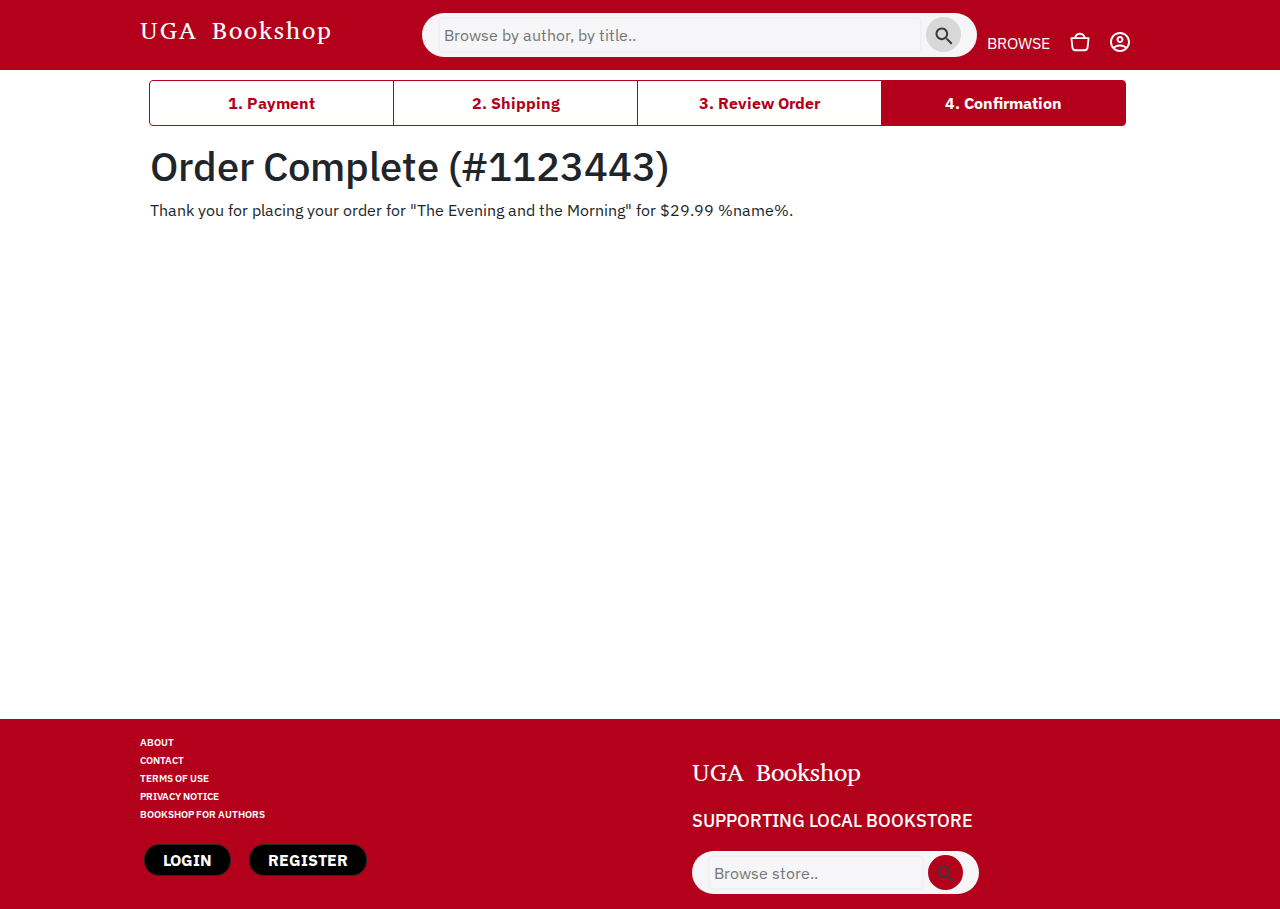
<file: checkout/checkout-confirmation.html>
<!DOCTYPE html>
<html lang="en">
<head>
    <meta charset="utf-8">
    <link href="https://fonts.googleapis.com/css2?family=IBM+Plex+Sans:wght@300;500;600&family=Peddana&display=swap" rel="stylesheet">
    <link rel="stylesheet" href="https://stackpath.bootstrapcdn.com/bootstrap/4.5.2/css/bootstrap.min.css" integrity="sha384-JcKb8q3iqJ61gNV9KGb8thSsNjpSL0n8PARn9HuZOnIxN0hoP+VmmDGMN5t9UJ0Z" crossorigin="anonymous">
    <link rel="stylesheet" href="../css/main.css">
    <link rel="stylesheet" href="../css/checkout.css">
</head>
<body>
<header>
    <div>
        <h2><div><a href="../index.html">UGA Bookshop</a></div></h2>
        <section class="searchbox-container">
            <div class="searchbox">
                <input type="text" placeholder="Browse by author, by title..">
                <a href="../search.html"><button type="button"><img src="../image/search.svg"></button></a>
            </div>
        </section>
        <section>
            <nav>
                <ul>
                    <li>
                        BROWSE
                    </li>
                    <li>
                        <a href="cart.html"><img src="../image/shoppingcart.svg"></a>
                    </li>
                    <li style='position: relative;'>
                        <img id="auth-dropdown-toggle" src="../image/account.svg">
                        <ul class='auth-dropdown'>
                            <li>
                                <a href="../user/login.html">Login</a>
                            </li>
                            <li>
                                <a href="../user/register.html">Register</a>
                            </li>
                            <li>
                                <a href="../user/editprofile.html">Edit Profile</a>
                            </li>
                            <li>
                                <a href="../user/logout.html">Logout</a>
                            </li>
                        </ul>
                    </li>
                </ul>
            </nav>
        </section>
    </div>
</header>
<main>
    <section class="tracker">
        <ul>
            <li>1. Payment</li>
            <li>2. Shipping</li>
            <li>3. Review Order</li>
            <li class="active">4. Confirmation</li>
        </ul>
    </section>
    <section>
        <h1>Order Complete (#1123443)</h1>
        <p>Thank you for placing your order for "The Evening and the Morning" for $29.99 %name%.</p>
    </section>
</main>
<footer>
    <div>
        <section style="flex-grow: 2;align-items: baseline;flex-direction: column;">
            <ul>
                <li>
                    ABOUT
                </li>
                <li>
                    CONTACT
                </li>
                <li>
                    TERMS OF USE
                </li>
                <li>
                    PRIVACY NOTICE
                </li>
                <li>
                    BOOKSHOP FOR AUTHORS
                </li>
            </ul>
            <div>
                <button class="button" style="margin-right: 10px;">LOGIN</button>
                <button class="button">REGISTER</button>
            </div>
        </section>
        <section style="flex-grow: 1;align-items: baseline;">
            <div style="display: flex;flex-direction: column;height: 100%;">
                <div style="flex-grow: 2;justify-content: center;">
                    <h2><div>UGA Bookshop</div></h2>
                    <h4>SUPPORTING LOCAL BOOKSTORE</h4>
                </div>
                <div class="searchbox-container">
                    <div class="searchbox">
                        <input type="text" placeholder="Browse store..">
                        <button type="button" style="background-color: #b3011c;"><img src="../image/search.svg"></button>
                    </div>
                </div>
        </section>
    </div>
</footer>
<script type="text/javascript" src="../js/jquery.js"></script>
<script type="text/javascript" src="../js/main.js"></script>
<script type="text/javascript" src="http://livejs.com/live.js"></script>
</body>
</html>
</file>
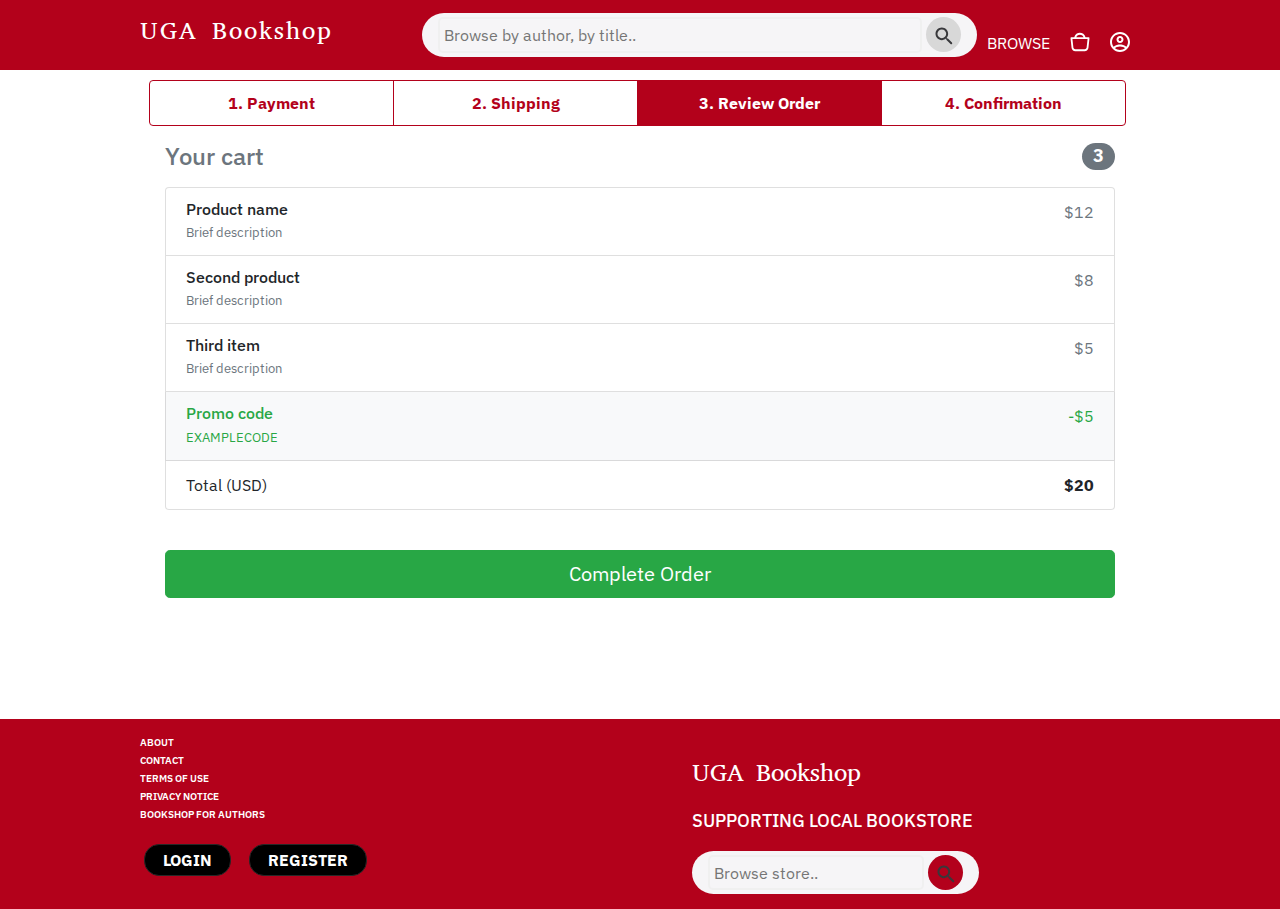
<file: checkout/checkout-review.html>
<!DOCTYPE html>
<html lang="en">
<head>
    <meta charset="utf-8">
    <link href="https://fonts.googleapis.com/css2?family=IBM+Plex+Sans:wght@300;500;600&family=Peddana&display=swap" rel="stylesheet">
    <link rel="stylesheet" href="https://stackpath.bootstrapcdn.com/bootstrap/4.5.2/css/bootstrap.min.css" integrity="sha384-JcKb8q3iqJ61gNV9KGb8thSsNjpSL0n8PARn9HuZOnIxN0hoP+VmmDGMN5t9UJ0Z" crossorigin="anonymous">
    <link rel="stylesheet" href="../css/main.css">
    <link rel="stylesheet" href="../css/checkout.css">
</head>
<body>
<header>
    <div>
        <h2><div><a href="../index.html">UGA Bookshop</a></div></h2>
        <section class="searchbox-container">
            <div class="searchbox">
                <input type="text" placeholder="Browse by author, by title..">
                <a href="../search.html"><button type="button"><img src="../image/search.svg"></button></a>
            </div>
        </section>
        <section>
            <nav>
                <ul>
                    <li>
                        BROWSE
                    </li>
                    <li>
                        <a href="cart.html"><img src="../image/shoppingcart.svg"></a>
                    </li>
                    <li style='position: relative;'>
                        <img id="auth-dropdown-toggle" src="../image/account.svg">
                        <ul class='auth-dropdown'>
                            <li>
                                <a href="../user/login.html">Login</a>
                            </li>
                            <li>
                                <a href="../user/register.html">Register</a>
                            </li>
                            <li>
                                <a href="../user/editprofile.html">Edit Profile</a>
                            </li>
                            <li>
                                <a href="../user/logout.html">Logout</a>
                            </li>
                        </ul>
                    </li>
                </ul>
            </nav>
        </section>
    </div>
</header>
<main>
    <section class="tracker">
        <ul>
            <li>1. Payment</li>
            <li>2. Shipping</li>
            <li class="active">3. Review Order</li>
            <li>4. Confirmation</li>
        </ul>
    </section>
    <section>
        <div class="container">
            <div class="row">
                <div class="col-md-12 mb-4">
                    <h4 class="d-flex justify-content-between align-items-center mb-3">
                        <span class="text-muted">Your cart</span>
                        <span class="badge badge-secondary badge-pill">3</span>
                    </h4>
                    <ul class="list-group mb-3">
                        <li class="list-group-item d-flex justify-content-between lh-condensed">
                            <div>
                                <h6 class="my-0">Product name</h6>
                                <small class="text-muted">Brief description</small>
                            </div>
                            <span class="text-muted">$12</span>
                        </li>
                        <li class="list-group-item d-flex justify-content-between lh-condensed">
                            <div>
                                <h6 class="my-0">Second product</h6>
                                <small class="text-muted">Brief description</small>
                            </div>
                            <span class="text-muted">$8</span>
                        </li>
                        <li class="list-group-item d-flex justify-content-between lh-condensed">
                            <div>
                                <h6 class="my-0">Third item</h6>
                                <small class="text-muted">Brief description</small>
                            </div>
                            <span class="text-muted">$5</span>
                        </li>
                        <li class="list-group-item d-flex justify-content-between bg-light">
                            <div class="text-success">
                                <h6 class="my-0">Promo code</h6>
                                <small>EXAMPLECODE</small>
                            </div>
                            <span class="text-success">-$5</span>
                        </li>
                        <li class="list-group-item d-flex justify-content-between">
                            <span>Total (USD)</span>
                            <strong>$20</strong>
                        </li>
                    </ul>
                </div>
            </div>

            <form action="checkout-confirmation.html" method="post">
                <button class="btn btn-success btn-lg btn-block" type="submit">Complete Order</button>
            </form>
        </div>
    </section>
</main>
<footer>
    <div>
        <section style="flex-grow: 2;align-items: baseline;flex-direction: column;">
            <ul>
                <li>
                    ABOUT
                </li>
                <li>
                    CONTACT
                </li>
                <li>
                    TERMS OF USE
                </li>
                <li>
                    PRIVACY NOTICE
                </li>
                <li>
                    BOOKSHOP FOR AUTHORS
                </li>
            </ul>
            <div>
                <button class="button" style="margin-right: 10px;">LOGIN</button>
                <button class="button">REGISTER</button>
            </div>
        </section>
        <section style="flex-grow: 1;align-items: baseline;">
            <div style="display: flex;flex-direction: column;height: 100%;">
                <div style="flex-grow: 2;justify-content: center;">
                    <h2><div>UGA Bookshop</div></h2>
                    <h4>SUPPORTING LOCAL BOOKSTORE</h4>
                </div>
                <div class="searchbox-container">
                    <div class="searchbox">
                        <input type="text" placeholder="Browse store..">
                        <button type="button" style="background-color: #b3011c;"><img src="../image/search.svg"></button>
                    </div>
                </div>
        </section>
    </div>
</footer>
<script type="text/javascript" src="../js/jquery.js"></script>
<script type="text/javascript" src="../js/main.js"></script>
<script type="text/javascript" src="http://livejs.com/live.js"></script>
</body>
</html>
</file>
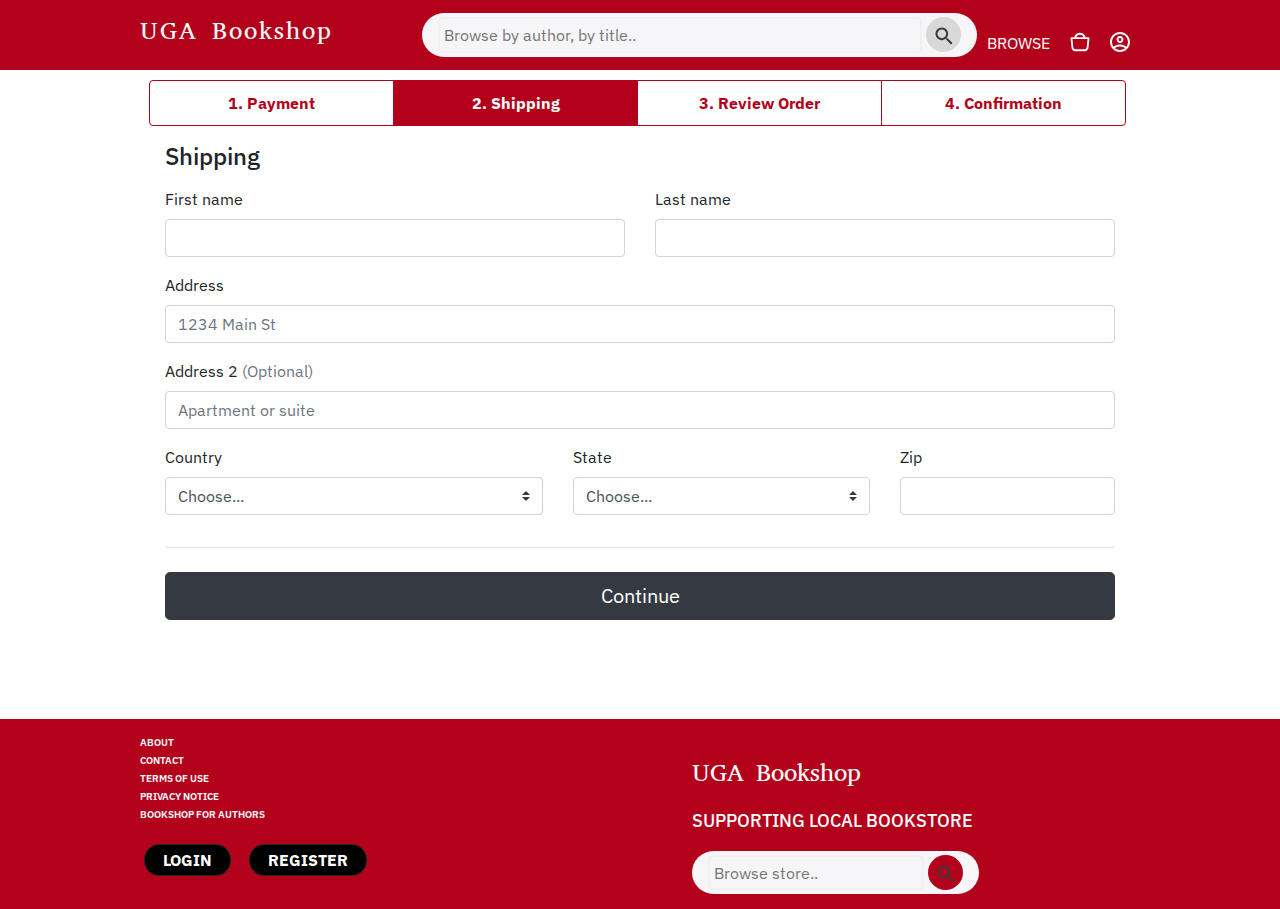
<file: checkout/checkout-shipping.html>
<!DOCTYPE html>
<html lang="en">
<head>
    <meta charset="utf-8">
    <link href="https://fonts.googleapis.com/css2?family=IBM+Plex+Sans:wght@300;500;600&family=Peddana&display=swap" rel="stylesheet">
    <link rel="stylesheet" href="https://stackpath.bootstrapcdn.com/bootstrap/4.5.2/css/bootstrap.min.css" integrity="sha384-JcKb8q3iqJ61gNV9KGb8thSsNjpSL0n8PARn9HuZOnIxN0hoP+VmmDGMN5t9UJ0Z" crossorigin="anonymous">
    <link rel="stylesheet" href="../css/main.css">
    <link rel="stylesheet" href="../css/checkout.css">
</head>
<body>
<header>
    <div>
        <h2><div><a href="../index.html">UGA Bookshop</a></div></h2>
        <section class="searchbox-container">
            <div class="searchbox">
                <input type="text" placeholder="Browse by author, by title..">
                <a href="../search.html"><button type="button"><img src="../image/search.svg"></button></a>
            </div>
        </section>
        <section>
            <nav>
                <ul>
                    <li>
                        BROWSE
                    </li>
                    <li>
                        <a href="cart.html"><img src="../image/shoppingcart.svg"></a>
                    </li>
                    <li style='position: relative;'>
                        <img id="auth-dropdown-toggle" src="../image/account.svg">
                        <ul class='auth-dropdown'>
                            <li>
                                <a href="../user/login.html">Login</a>
                            </li>
                            <li>
                                <a href="../user/register.html">Register</a>
                            </li>
                            <li>
                                <a href="../user/editprofile.html">Edit Profile</a>
                            </li>
                            <li>
                                <a href="../user/logout.html">Logout</a>
                            </li>
                        </ul>
                    </li>
                </ul>
            </nav>
        </section>
    </div>
</header>
<main>
    <section class="tracker">
        <ul>
            <li>1. Payment</li>
            <li class="active">2. Shipping</li>
            <li>3. Review Order</li>
            <li>4. Confirmation</li>
        </ul>
    </section>
    <section>
        <div class="container">
            <div class="row">
                <div class="col-md-12">
                    <h4 class="mb-3">Shipping</h4>
                    <form action="checkout-review.html" class="needs-validation" novalidate="">
                        <div class="row">
                            <div class="col-md-6 mb-3">
                                <label for="firstName">First name</label>
                                <input type="text" class="form-control" id="firstName" placeholder="" value="" required="">
                                <div class="invalid-feedback">
                                    Valid first name is required.
                                </div>
                            </div>
                            <div class="col-md-6 mb-3">
                                <label for="lastName">Last name</label>
                                <input type="text" class="form-control" id="lastName" placeholder="" value="" required="">
                                <div class="invalid-feedback">
                                    Valid last name is required.
                                </div>
                            </div>
                        </div>

                        <div class="mb-3">
                            <label for="address">Address</label>
                            <input type="text" class="form-control" id="address" placeholder="1234 Main St" required="">
                            <div class="invalid-feedback">
                                Please enter your shipping address.
                            </div>
                        </div>

                        <div class="mb-3">
                            <label for="address2">Address 2 <span class="text-muted">(Optional)</span></label>
                            <input type="text" class="form-control" id="address2" placeholder="Apartment or suite">
                        </div>

                        <div class="row">
                            <div class="col-md-5 mb-3">
                                <label for="country">Country</label>
                                <select class="custom-select d-block w-100" id="country" required="">
                                    <option value="">Choose...</option>
                                    <option>United States</option>
                                </select>
                                <div class="invalid-feedback">
                                    Please select a valid country.
                                </div>
                            </div>
                            <div class="col-md-4 mb-3">
                                <label for="state">State</label>
                                <select class="custom-select d-block w-100" id="state" required="">
                                    <option value="">Choose...</option>
                                    <option>California</option>
                                </select>
                                <div class="invalid-feedback">
                                    Please provide a valid state.
                                </div>
                            </div>
                            <div class="col-md-3 mb-3">
                                <label for="zip">Zip</label>
                                <input type="text" class="form-control" id="zip" placeholder="" required="">
                                <div class="invalid-feedback">
                                    Zip code required.
                                </div>
                            </div>
                        </div>
                        <hr class="mb-4">
                        <button class="btn btn-dark btn-lg btn-block" type="submit">Continue</button>
                    </form>
                </div>
            </div>
        </div>
    </section>
</main>
<footer>
    <div>
        <section style="flex-grow: 2;align-items: baseline;flex-direction: column;">
            <ul>
                <li>
                    ABOUT
                </li>
                <li>
                    CONTACT
                </li>
                <li>
                    TERMS OF USE
                </li>
                <li>
                    PRIVACY NOTICE
                </li>
                <li>
                    BOOKSHOP FOR AUTHORS
                </li>
            </ul>
            <div>
                <button class="button" style="margin-right: 10px;">LOGIN</button>
                <button class="button">REGISTER</button>
            </div>
        </section>
        <section style="flex-grow: 1;align-items: baseline;">
            <div style="display: flex;flex-direction: column;height: 100%;">
                <div style="flex-grow: 2;justify-content: center;">
                    <h2><div>UGA Bookshop</div></h2>
                    <h4>SUPPORTING LOCAL BOOKSTORE</h4>
                </div>
                <div class="searchbox-container">
                    <div class="searchbox">
                        <input type="text" placeholder="Browse store..">
                        <button type="button" style="background-color: #b3011c;"><img src="../image/search.svg"></button>
                    </div>
                </div>
        </section>
    </div>
</footer>
<script type="text/javascript" src="../js/jquery.js"></script>
<script type="text/javascript" src="../js/main.js"></script>
<script type="text/javascript" src="http://livejs.com/live.js"></script>
</body>
</html>
</file>
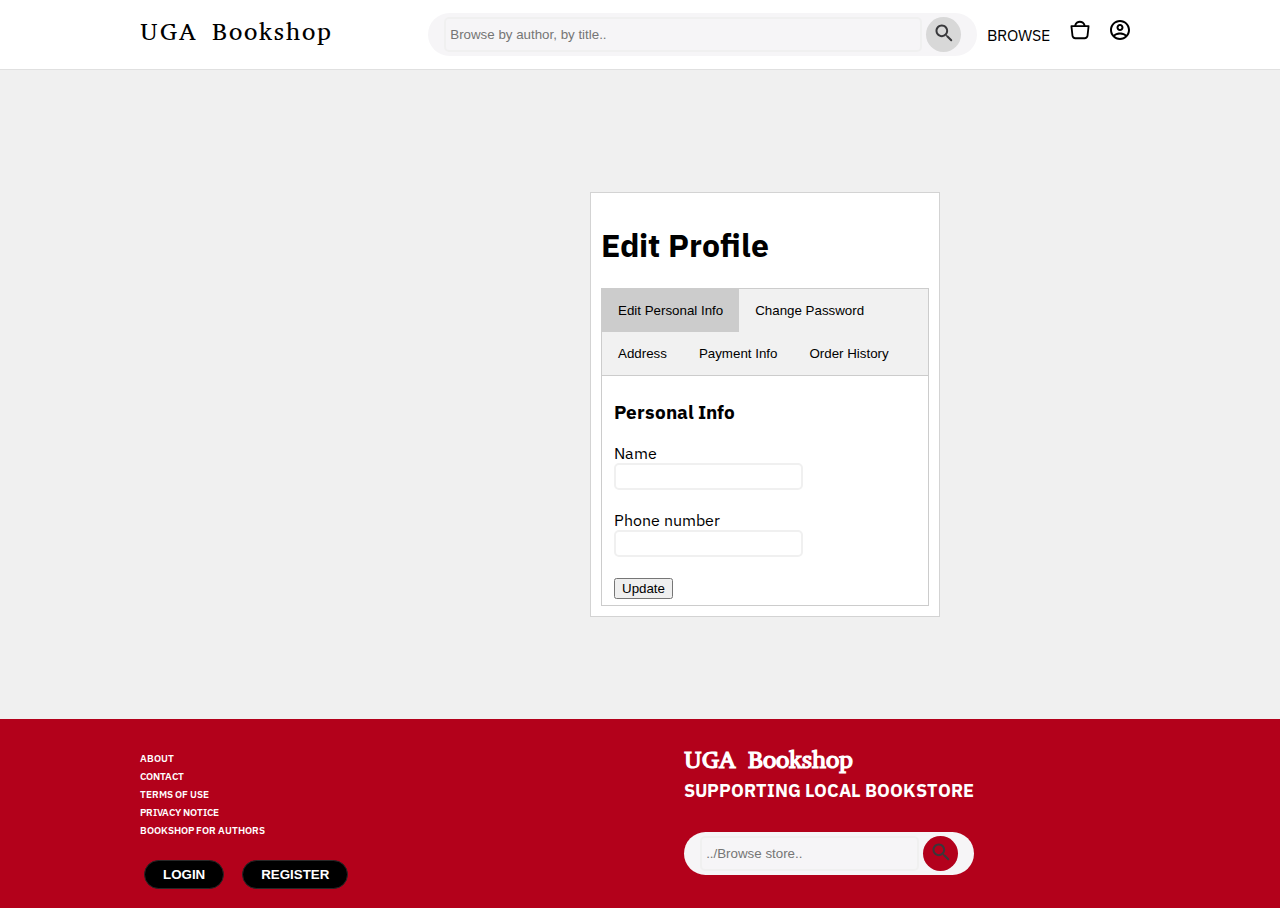
<file: user/editprofile.html>
<!DOCTYPE html>
<html lang="en">
  <head>
    <meta charset="utf-8">
    <link href="https://fonts.googleapis.com/css2?family=IBM+Plex+Sans:wght@300;500;600&family=Peddana&display=swap" rel="stylesheet">
    <link rel="stylesheet" href="../css/main.css">
    <link rel="stylesheet" href="../css/auth.css">
  </head>
  <body>
    <header>
      <div>
        <h2><div><a href="../index.html">UGA Bookshop</a></div></h2>
        <section class="searchbox-container">
          <div class="searchbox">
            <input type="text" placeholder="Browse by author, by title..">
            <a href="../search.html"><button type="button"><img src="../image/search.svg"></button></a>
          </div>
        </section>
        <section>
          <nav>
            <ul>
              <li>
                BROWSE
              </li>
              <li>
                <a href="../checkout/cart.html"><img src="../image/shoppingcartblack.svg"></a>
              </li>
              <li style='position: relative;'>
                <img id="auth-dropdown-toggle" src="../image/accountblack.svg">
                <ul class='auth-dropdown'>
                  <li>
                    <a href="login.html">Login</a>
                  </li>
                  <li>
                    <a href="register.html">Register</a>
                  </li>
                  <li>
                    <a href="editprofile.html">Edit Profile</a>
                  </li>
                  <li>
                    <a href="logout.html">Logout</a>
                  </li>
                </ul>
              </li>
            </ul>
          </nav>
        </section>
      </div>
    </header>
    <main>
      <section id='authBox'>
        <h1>Edit Profile</h1>
        <div class="tab">
          <button class="tablinks" onclick="editProfile(event, 'EditPersonalInfo')" id="defaultOpen">Edit Personal Info</button>
          <button class="tablinks" onclick="editProfile(event, 'ChangePassword')">Change Password</button>
          <button class="tablinks" onclick="editProfile(event, 'Address')">Address</button>
          <button class="tablinks" onclick="editProfile(event, 'PaymentInfo')">Payment Info</button>
          <button class="tablinks" onclick="editProfile(event, 'OrderHistory')">Order History</button>
        </div>
        <form action="" method="post">
          <div id="EditPersonalInfo" class="tabcontent">
            <h3>Personal Info</h3>
              <div>
                <label>Name</label>
                <br>
                <input type="text">
              </div>
              <br>
              <div>
                <label>Phone number</label>
                <br>
                <input type="text">
              </div>
              <br>
              <button type="submit">Update</button>
            </div>
          </form>
          <form action="" method="post">
            <div id="ChangePassword" class="tabcontent">
              <h3>Change Password</h3>
              <div>
               <label>Current Password</label>
                <br>
                <input type="text">
              </div>
              <br>
              <div>
                <label>New Password</label>
                <br>
                <input type="text">
              </div>
              <br>
              <div>
                <label>Confirm New Password</label>
                <br>
                <input type="text">
              </div>
              <br>
              <button type="submit">Update</button>
            </div>
          </form>
          <form action="" method="post">
            <div id="PaymentInfo" class="tabcontent">
              <h3>Payment Info</h3>
              <div>
                <label>Card type*</label>
                <br>
                <input type="text">
              </div>
              <br>
              <div>
                <label>Number*</label>
                <br>
                <input type="text">
              </div>
              <br>
              <button type="submit">Update</button>
            </div>
          </form>
          <form action="" method="post">
            <div id="Address" class="tabcontent">
              <h3>Address</h3>
              <div>
                <label>Street*</label>
                <br>
                <input type="text">
              </div>
              <br>
              <div>
                <label>City*</label>
                <br>
                <input type="text">
              </div>
              <br>
              <div>
                <label>State*</label>
                <br>
                <input type="text">
              </div>
              <br>
              <div>
                <label>Zip code*</label>
                <br>
                <input type="text">
              </div>
              <br>
              <button type="submit">Update</button>
          </div>
        </form>
        <form action="" method="post">
          <div id="Personal Info" class="tabcontent">
            <h3>Personal Info</h3>
            <div>
             <label>Name</label>
              <br>
              <input type="text">
            </div>
            <br>
            <div>
              <label>Phone number</label>
              <br>
              <input type="text">
            </div>
            <br>
            <div>
              <label>Email address</label>
              <br>
              <input type="text">
            </div>
            <br>
            <button type="submit">Update</button>
          </div>
        </form>
        <form action="" method="post">
          <div id="OrderHistory" class="tabcontent">
            <div>
              <img src="../image/books/theEveningandtheMorning.jpg">
              <h2>Order confirmation number: 98362043</h2>
              <h2>Total Price: 31.08</h2>
              <h2>Date Purchased: 9/31/2020</h2>
              <button type="button">Reorder</button>
            </div>
            </div>
          </div>
        </form>
      </section>
    </main>
    <footer>
      <div>
        <section style="flex-grow: 2;align-items: baseline;flex-direction: column;">
          <ul>
            <li>
              ABOUT
            </li>
            <li>
              CONTACT
            </li>
            <li>
              TERMS OF USE
            </li>
            <li>
              PRIVACY NOTICE
            </li>
            <li>
              BOOKSHOP FOR AUTHORS
            </li>
          </ul>
          <div>
            <button class="button" style="margin-right: 10px;">LOGIN</button>
            <button class="button">REGISTER</button>
          </div>
        </section>
        <section style="flex-grow: 1;align-items: baseline;">
          <div style="display: flex;flex-direction: column;height: 100%;">
            <div style="flex-grow: 2;justify-content: center;">
              <h2><div>UGA Bookshop</div></h2>
              <h4>SUPPORTING LOCAL BOOKSTORE</h4>
            </div>
            <div class="searchbox-container">
                <div class="searchbox">
                  <input type="text" placeholder="../Browse store..">
                  <button type="button" style="background-color: #b3011c;"><img src="../image/search.svg"></button>
                </div>
            </div>
        </section>
      </div>
    </footer>
    <script type="text/javascript" src="../js/jquery.js"></script>
    <script type="text/javascript" src="../js/main.js"></script>
    <script type="text/javascript">
      function editProfile(evt, authOptions) {
        var i, tabcontent, tablinks;

        tabcontent = document.getElementsByClassName("tabcontent");
        for (i = 0; i < tabcontent.length; i++) {
          tabcontent[i].style.display = "none";
        }

        // Get all elements with class="tablinks" and remove the class "active"
        tablinks = document.getElementsByClassName("tablinks");
        for (i = 0; i < tablinks.length; i++) {
          tablinks[i].className = tablinks[i].className.replace(" active", "");
        }

        // Show the current tab, and add an "active" class to the button that opened the tab
        document.getElementById(authOptions).style.display = "block";
        evt.currentTarget.className += " active";
      }
      document.getElementById("defaultOpen").click();
    </script>
    <script type="text/javascript" src="http://livejs.com/live.js"></script>
  </body>
</html>
</file>
<file: css/main.css>
:root {
  --primary-color: #b3011b; /* UGA RED */
}

* {
  box-sizing: border-box;
}

body,html {
    height: 100%;
}

body {
  margin: 0;
  padding: 0;
}

ul {
  padding: 0;
}

a, a:hover {
  color: black;
  text-decoration: none;
}

/* Site header */
header {
  background-color: var(--primary-color);
  width: 100%;
  color: white;
  height: 70px;
  display: flex;
}

header h2 {
  display: flex;
  align-items: center;
  flex-grow: 1;
  font-family: 'Peddana', serif;
  font-size: 38px;
  font-weight: 400;
  margin: 0px;
  letter-spacing: 2px;
}

header a, header a:hover {
  color: white;
  text-decoration: none;
}

header .auth-dropdown a,
header .auth-dropdown a:hover {
  color: black;
}

header section {
  display: flex;
  align-items: center;
  font-family: 'IBM Plex Sans', sans-serif;
}

header > div {
    width: 1000px;
    margin: 0 auto;
    display: flex;
    padding: 15px 0;
}

nav > ul li {
  list-style: none;
  display: inline-block;
  padding: 10px;
}

nav > ul {
  display: flex;
  align-items: center;
  margin-top: 16px;
}

nav > ul li:nth-child(2),
nav > ul li:nth-child(3) {
  margin-top: -5px;
}


nav .auth-dropdown {
  border: 1px solid #6d6d6d;
  background-color: #fff;
  position: absolute;
  padding: 0;
  margin: 0;
  top: 45px;
  left: -20px;
  border-radius: 5px;
  display:none;
  z-index: 10;
}

.searchbox-container {
  flex-grow: 3;
}

.searchbox {
  background: #f6f5f7;
  padding: 4px 16px;
  border-radius: 25px;
  width: 100%;
  display: flex;
}

.searchbox form {
  display: flex;
  width: 100%;
}


#homeCarousel {
  margin-top: 15px;
}

#homeCarousel img {
  height: 400px;
}

input {
  padding: 4px;
  background-color: white;
  border: 2px solid #F0F0F0;
  flex-grow: 2;
  margin-right: 4px;
  outline: none;
  border-radius: 5px;
}

.searchbox button {
  background-color: #d8d8d8;
  border: none;
  border-radius: 50%;
  width: 35px;
  height: 35px;
  color: grey;
}

.searchbox input {
  background-color: #f6f5f7;
}

main {
  width: 1000px;
  margin: 0 auto;
  padding: 10px;
  min-height: calc(100vh - (70px) - (181px));
  font-family: 'IBM Plex Sans', sans-serif;
}

main .welcome-name {
  color: #b3011b;
  font-size: 50px;
}

main .titles{
  font-family: 'Peddana', serif;
  color: black;
  font-size: 40px;
}

.books {
  width: 120px;
  height: auto;
  margin-right: 10px;
}

.button {
  background: black;
  color: white;
  border: 1px solid #272727;
  border-radius: 15px;
  padding: 6px 18px;
  outline: none;
  font-weight: bold;
  margin: 4px;
}

div .view{
  float: right;
  margin-top: 8px;
}

/* Site footer */
footer {
  background-color: var(--primary-color);
  width: 100%;
  color: white;
}

footer > div {
  width: 1000px;
  margin: 0 auto;
  display: flex;
  padding: 15px 0;
}

footer section {
  display: flex;
  align-items: center;
  font-family: 'IBM Plex Sans', sans-serif;
}

footer {
  line-height: 18px;
}

footer section ul li{
  flex-grow: 1;
  list-style: initial;
  display: block;
  font-size: 10px;
  font-weight: 600;
}

footer h2 {
  font-family: 'Peddana', serif;
  font-size: 38px;
  align-items: center;
  display: flex;
  padding: 0;
  margin: 20px 0 0;
}

footer h4 {
  font-size: 18px;
  margin: 10px 0 20px;
}

.row {
  display: flex;
}

.col {
  flex-grow: 1;
  flex-basis: 0;
  max-width: 25%;
}
.column {
  flex: 50%;
}

.bookStyle {
  text-align: center;
}

HTML CSS JSResult
/* Slider */
.slick-slider {
  position: relative;
  display: block;
  box-sizing: border-box;
  -moz-box-sizing: border-box;
  -webkit-touch-callout: none;
  -webkit-user-select: none;
  -khtml-user-select: none;
  -moz-user-select: none;
  -ms-user-select: none;
  user-select: none;
  -ms-touch-action: none;
  touch-action: none;
  -webkit-tap-highlight-color: transparent;
}

.slick-list {
  position: relative;
  overflow: hidden;
  display: block;
  margin: 0;
  padding: 0;
}
.slick-list:focus {
  outline: none;
}
.slick-loading .slick-list {
  background: white url(./ajax-loader.gif) center center no-repeat;
}
.slick-list.dragging {
  cursor: pointer;
  cursor: hand;
}

.slick-slider .slick-list,
.slick-track,
.slick-slide,
.slick-slide img {
  -webkit-transform: translate3d(0, 0, 0);
  -moz-transform: translate3d(0, 0, 0);
  -ms-transform: translate3d(0, 0, 0);
  -o-transform: translate3d(0, 0, 0);
  transform: translate3d(0, 0, 0);
}

.slick-track {
  position: relative;
  left: 0;
  top: 0;
  display: block;
  zoom: 1;
}
.slick-track:before, .slick-track:after {
  content: "";
  display: table;
}
.slick-track:after {
  clear: both;
}
.slick-loading .slick-track {
  visibility: hidden;
}

.slick-slide {
  float: left;
  height: 100%;
  min-height: 1px;
  display: none;
}
.slick-slide img {
  display: block;
}
.slick-slide img.slick-loading {
  background: white url(./ajax-loader.gif) center center no-repeat;
  padding-bottom: 100%;
}
.slick-slide.dragging img {
  pointer-events: none;
}
.slick-initialized .slick-slide {
  display: block;
}
.slick-loading .slick-slide {
  visibility: hidden;
}
.slick-vertical .slick-slide {
  display: block;
  height: auto;
  border: 1px solid transparent;
}

/* Icons */
@font-face {
  font-family: "slick";
  src: url("./fonts/slick.eot");
  src: url("./fonts/slick.eot?#iefix") format("embedded-opentype"), url("./fonts/slick.woff") format("woff"), url("./fonts/slick.ttf") format("truetype"), url("./fonts/slick.svg#slick") format("svg");
  font-weight: normal;
  font-style: normal;
}
/* Arrows */
.slick-prev,
.slick-next {
  position: absolute;
  display: block;
  height: 20px;
  width: 20px;
  line-height: 0;
  font-size: 0;
  cursor: pointer;
  background: transparent;
  color: transparent;
  top: 50%;
  margin-top: -10px;
  padding: 0;
  border: none;
  outline: none;
}
.slick-prev:focus,
.slick-next:focus {
  outline: none;
}
.slick-prev.slick-disabled:before,
.slick-next.slick-disabled:before {
  opacity: 0.25;
}

.slick-prev:before, .slick-next:before {
  font-family: "slick";
  font-size: 20px;
  line-height: 1;
  color: white;
  opacity: 0.85;
  -webkit-font-smoothing: antialiased;
  -moz-osx-font-smoothing: grayscale;
}

.slick-prev {
  left: -10px;
  background: black;
  border-radius: 50%;
  z-index: 2;
  width: 30px;
}
.slick-prev:before {
  content: '<';
}

.slick-next {
  right: -10px;
  background: black;
  border-radius: 50%;
  width: 30px;
}
.slick-next:before {
  content: '>';
}

/* Dots */
.slick-slider {
  margin-bottom: 30px;
}

.slick-dots {
  position: absolute;
  bottom: -45px;
  list-style: none;
  display: block;
  text-align: center;
  padding: 0px;
  width: 100%;
}
.slick-dots li {
  position: relative;
  display: inline-block;
  height: 20px;
  width: 20px;
  margin: 0px 5px;
  padding: 0px;
  cursor: pointer;
}
.slick-dots li button {
  border: 0;
  background: transparent;
  display: block;
  height: 20px;
  width: 20px;
  outline: none;
  line-height: 0;
  font-size: 0;
  color: transparent;
  padding: 5px;
  cursor: pointer;
  outline: none;
}
.slick-dots li button:focus {
  outline: none;
}
.slick-dots li button:before {
  position: absolute;
  top: 0;
  left: 0;
  content: '\2022';
  width: 20px;
  height: 20px;
  font-family: "slick";
  font-size: 6px;
  line-height: 20px;
  text-align: center;
  color: black;
  opacity: 0.25;
  -webkit-font-smoothing: antialiased;
  -moz-osx-font-smoothing: grayscale;
}
.slick-dots li.slick-active button:before {
  opacity: 0.75;
}

/* Dots */
.slick-slider {
  margin-bottom: 30px;
  position: relative;
}

.slick-dots {
  position: absolute;
  bottom: -45px;
  list-style: none;
  display: block;
  text-align: center;
  padding: 0px;
  width: 100%;
}
.slick-dots li {
  position: relative;
  display: inline-block;
  height: 20px;
  width: 20px;
  margin: 0px 5px;
  padding: 0px;
  cursor: pointer;
}
.slick-dots li button {
  border: 0;
  background: transparent;
  display: block;
  height: 20px;
  width: 20px;
  outline: none;
  line-height: 0;
  font-size: 0;
  color: transparent;
  padding: 5px;
  cursor: pointer;
  outline: none;
}
.slick-dots li button:focus {
  outline: none;
}
.slick-dots li button:before {
  position: absolute;
  top: 0;
  left: 0;
  content: '\2022';
  width: 20px;
  height: 20px;
  font-family: "slick";
  font-size: 20px;
  line-height: 20px;
  text-align: center;
  color: white;
  opacity: 0.25;
  -webkit-font-smoothing: antialiased;
  -moz-osx-font-smoothing: grayscale;
}
.slick-dots li.slick-active button:before {
  opacity: 0.75;
}

.editFontcolor {
  color: #b3011b;
  font-weight: 600;
}
</file>
<file: css/admin.css>
/* Site header */
header {
    background-color: white;
    color: black;
    border-bottom: 1px solid #E0E0E0;
}

header a, header a:hover {
  color: black;
}

main a, a:hover {
  color: black;
}


nav > ul li:nth-child(2),
nav > ul li:nth-child(3) {
  margin-top: 0;
}

.book {
    display: flex;
    background: #f2f2f2;
    border: 1px solid #d8d8d8;
    box-shadow: 2px 2px 2px #e6e6e6;
    padding: 10px;
    align-items: start;
}

.book a {
    text-decoration: underline;
}

.book .image {
    margin: 10px;
    border-radius: 10px;
}

.book .details {
    flex-grow: 1;
}

.book .details textarea {
    width: 100%;
    height: 350px;
}

label.input_label {
	margin-right: 50px;
	display: inline-block;
	width: 80px;
}

input.book_input {
	margin-bottom: 10px;
}
</file>
<file: css/auth.css>
@keyframes fadeEffect {
  from {opacity: 0;}
  to {opacity: 1;}
}

/* Site header */
header {
  background-color: white;
  color: black;
  border-bottom: 1px solid #E0E0E0;
}

header a, header a:hover {
  color: black;
}

main {
  display: flex;
  align-items: center;
}

#authBox {
  background-color: white;
  padding: 10px;
  width: 350px;
  margin: 0 auto;
  border: 1px solid lightgrey;
  transform: translate(125px, 10px);
}

.editauthBox {
  background-color: white;
  padding: 10px;
  width: 1000px;
  margin: 0 auto;
  border: 1px solid lightgrey;
}

.tab {
  overflow: hidden;
  border: 1px solid #ccc;
  background-color: #f1f1f1;
}

/* Style the buttons that are used to open the tab content */
.tab button {
  background-color: inherit;
  float: left;
  border: none;
  outline: none;
  cursor: pointer;
  padding: 14px 16px;
  transition: 0.3s;
}

/* Change background color of buttons on hover */
.tab button:hover {
  background-color: #ddd;
}

/* Create an active/current tablink class */
.tab button.active {
  background-color: #ccc;
}

/* Style the tab content */
.tabcontent {
  display: none;
  padding: 6px 12px;
  border: 1px solid #ccc;
  border-top: none;
  animation: fadeEffect 1s;
}

body {
  background-color: #F0F0F0;
}
</file>
<file: css/checkout.css>
table {
    border-collapse: collapse;
    width: 100%;
    text-align: left;
}

table img {
    width: 125px;
}

nav ul {
    margin-bottom: 0;
}

table td {
    vertical-align: top;
}

.checkoutButtons {
    background: black;
    color: white;
    border: 1px solid #272727;
    border-radius: 15px;
    padding: 6px 18px;
    outline: none;
    font-weight: bold;
}

.tracker {
    margin-bottom: 1em;
}

.tracker ul {
    text-align: center;
}

.tracker li:first-child {
    border-radius: 4px 0 0 4px;
}

.tracker li:last-child {
    border-radius: 0 4px 4px 0;
}

.tracker li {
    display: inline-block;
    list-style: none;
    width: 25%;
    padding: 10px 20px;
    border: 1px solid var(--primary-color);
    font-weight: bold;
    color: var(--primary-color);
    margin-left: -5px;
}

.tracker li.active {
    color: white;
    background-color: var(--primary-color);
}

.storedMethods {
    background-color: #dedede;
    margin-bottom: 20px;
    padding: 12px;
}

.storedMethods .method {
    background-color: white;
    padding-left: 20px;
    color: grey;
    display: flex;
}

.storedMethods button {
    border: none;
    background-color: #b3011c;
    color: white;

}
</file>
